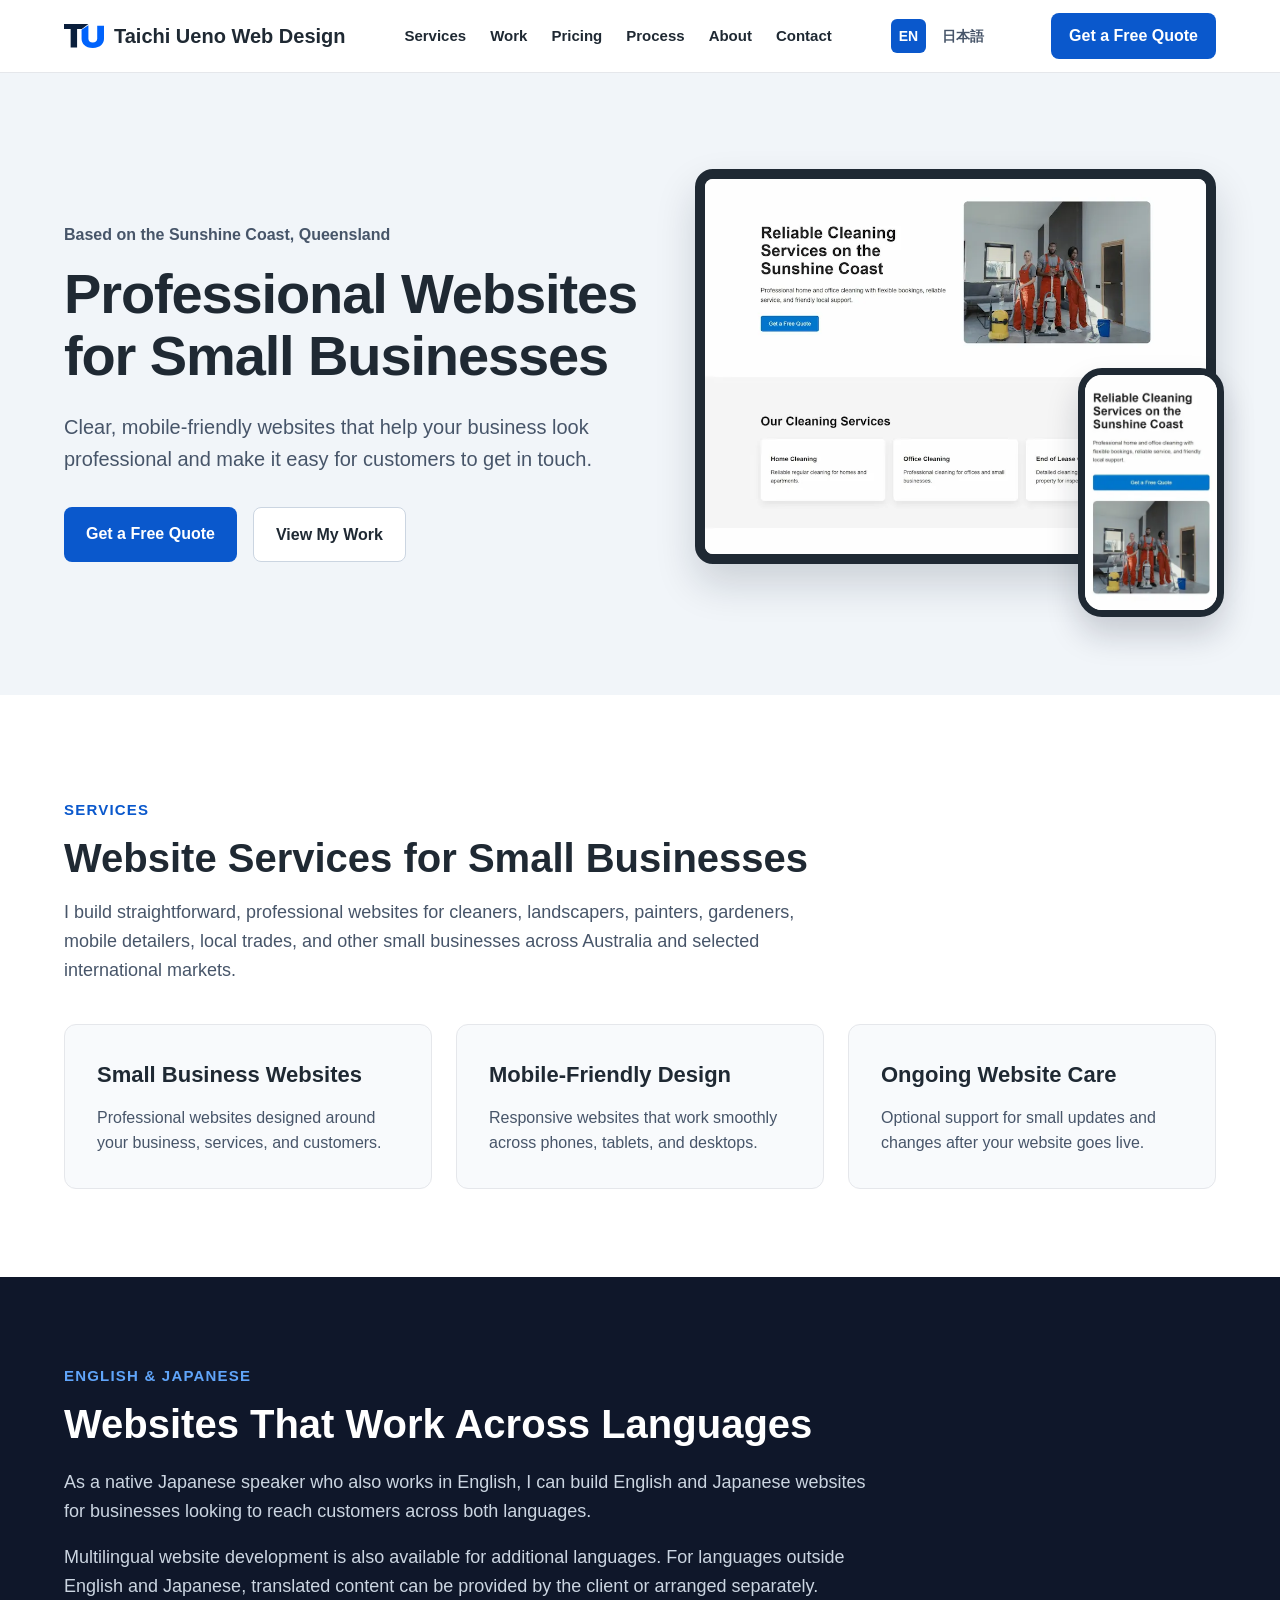
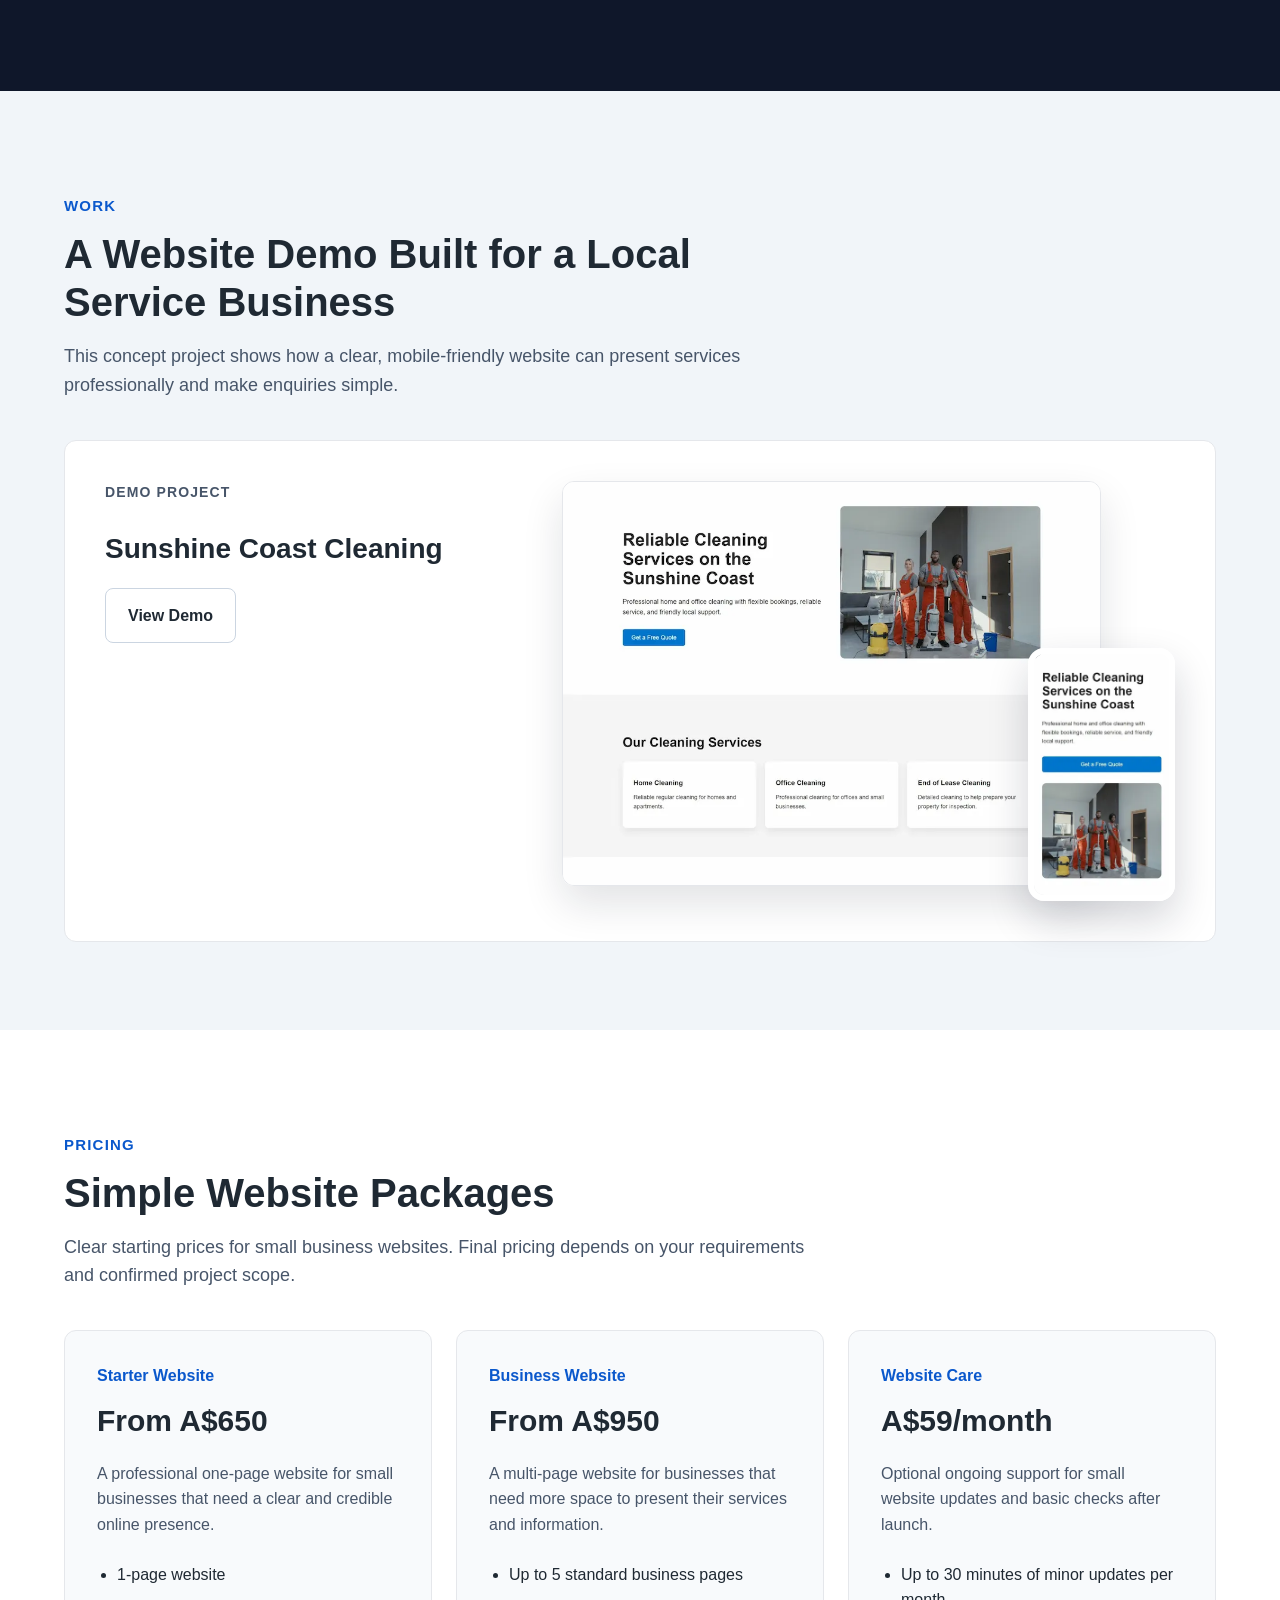
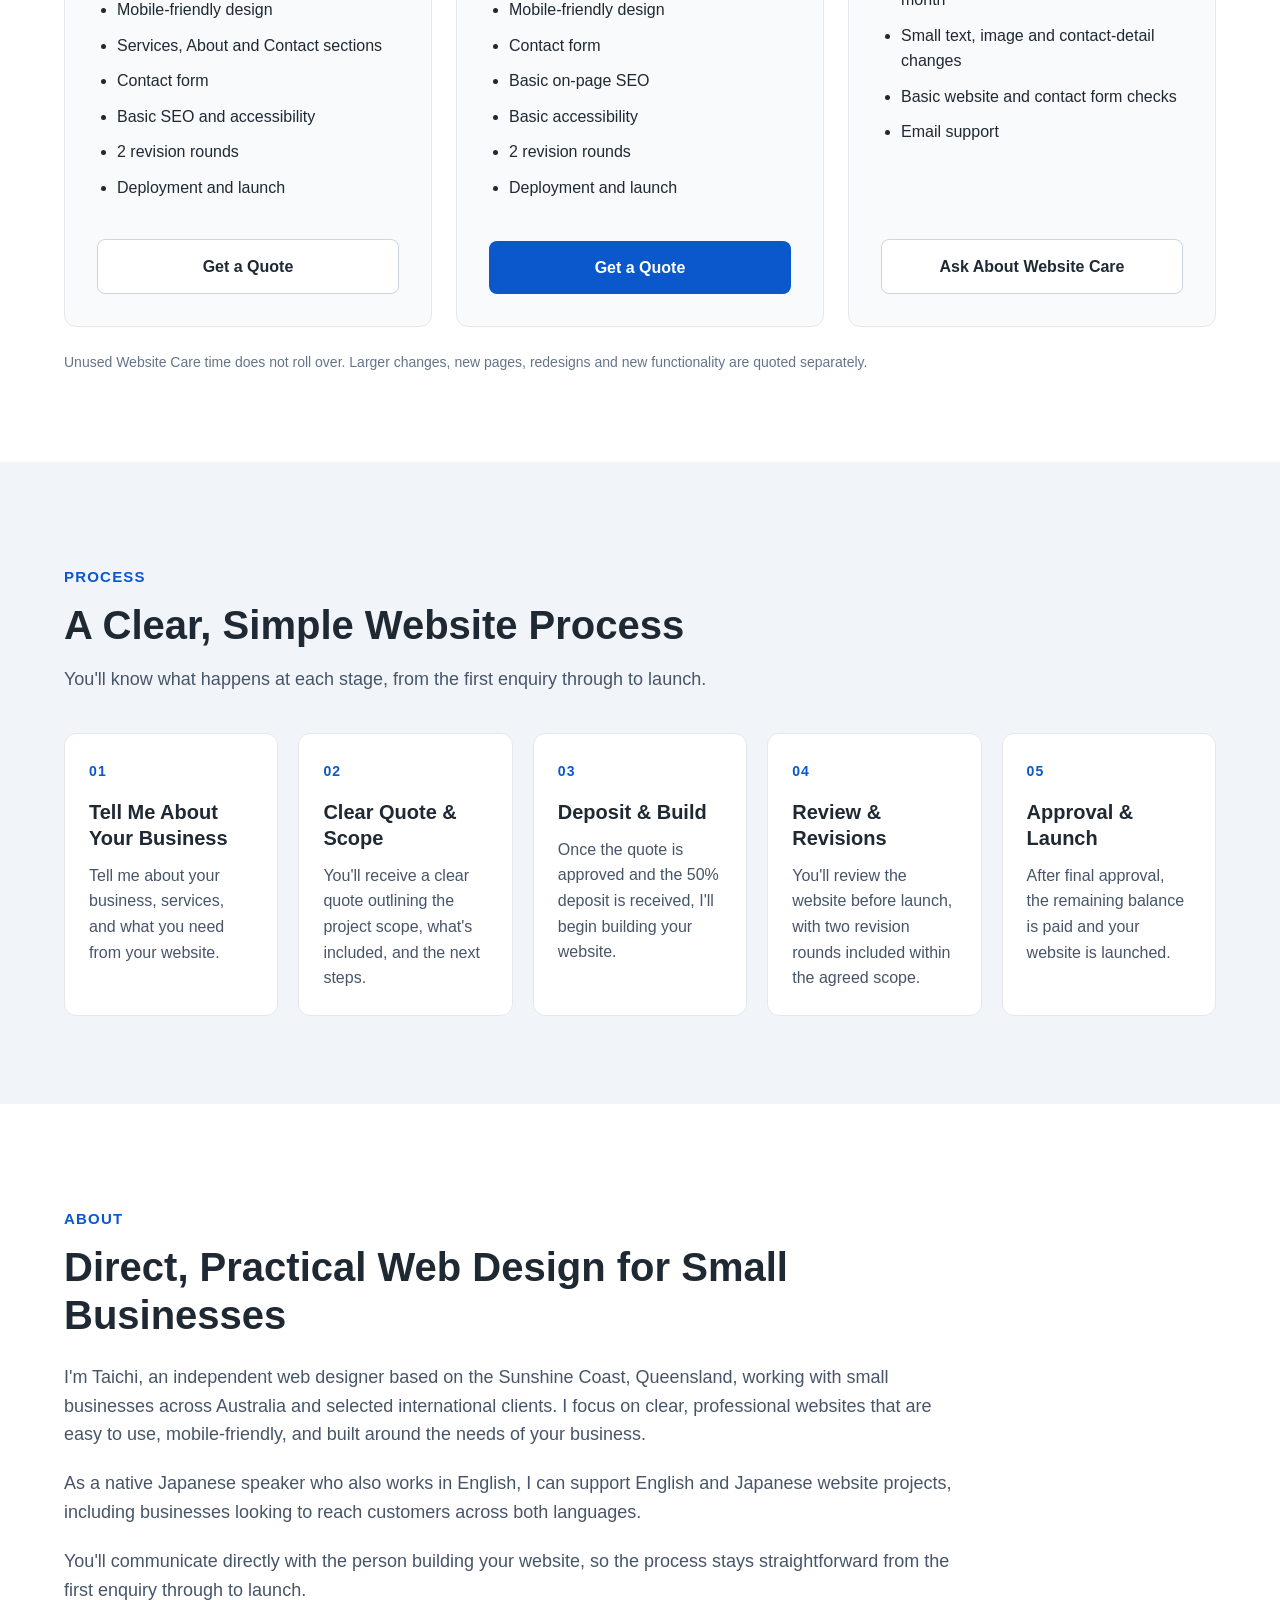
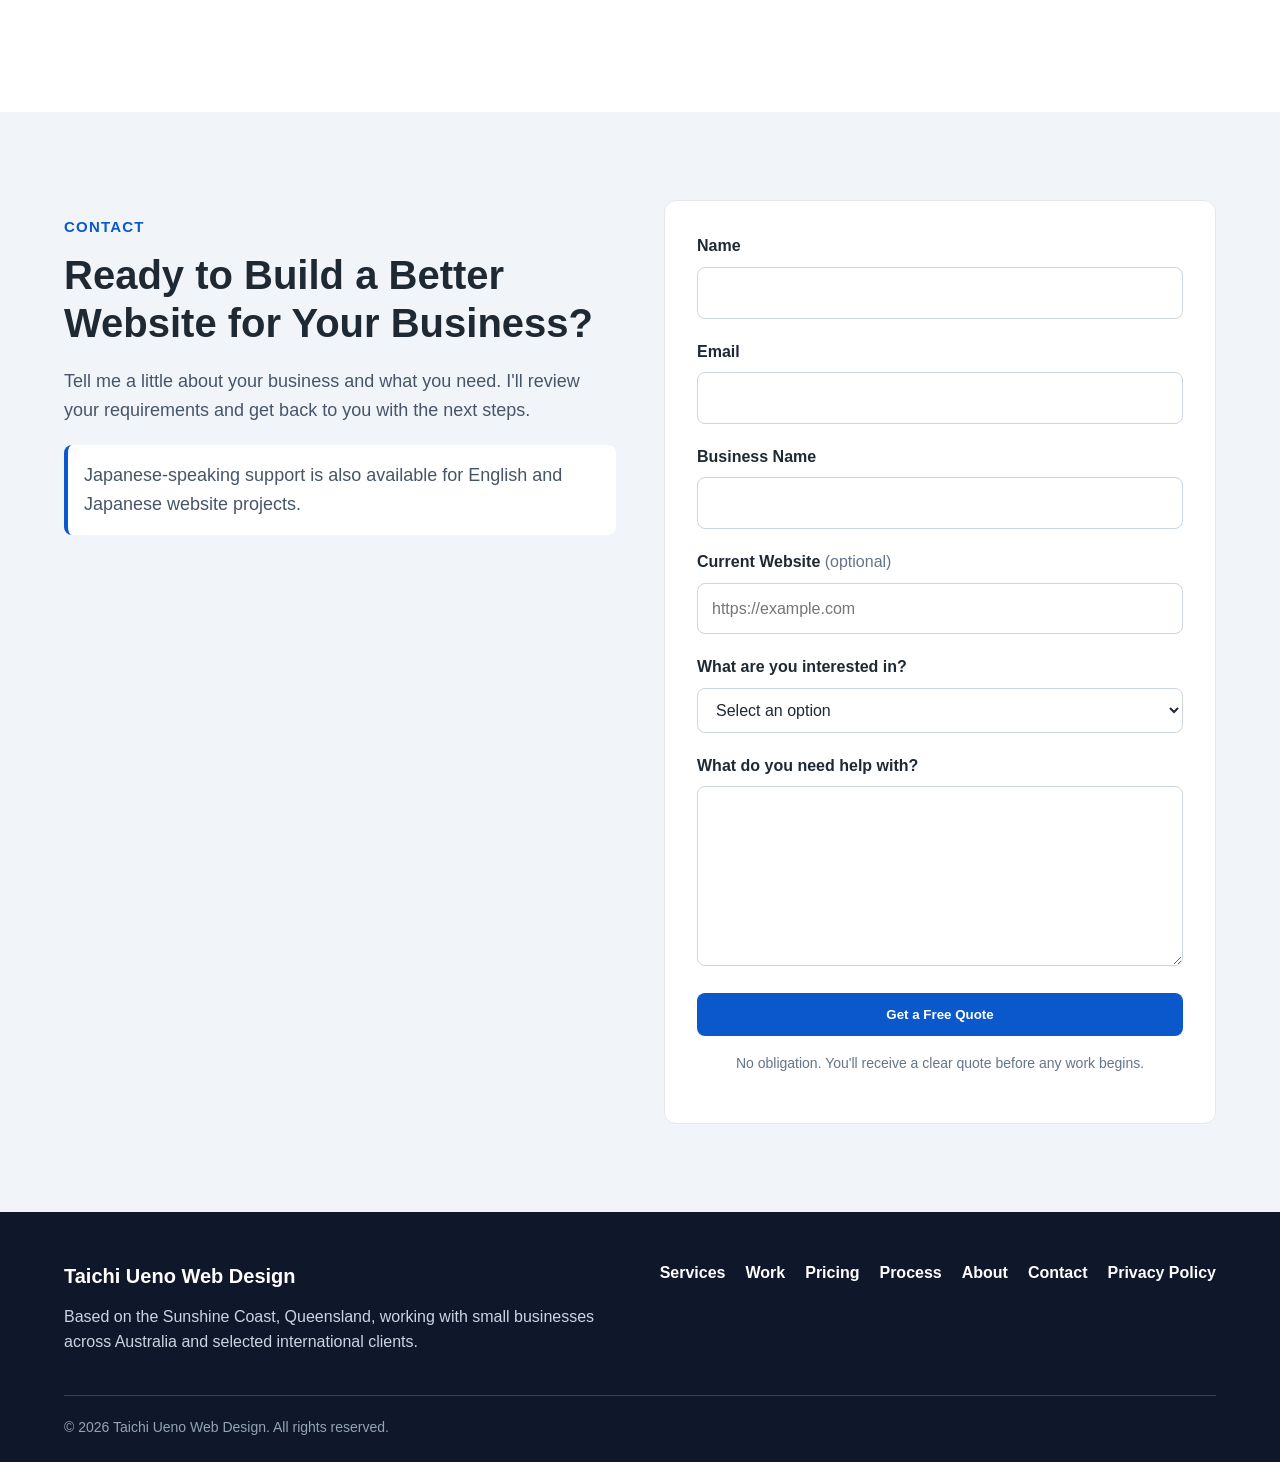
<file: index.html>
<!DOCTYPE html>
<html lang="en">

<head>
  <meta charset="UTF-8">
  <meta name="viewport" content="width=device-width, initial-scale=1.0">

  <meta name="description"
    content="Professional, mobile-friendly websites for small businesses. Based on the Sunshine Coast, Queensland, serving businesses across Australia and suitable international clients.">

  <title>Taichi Ueno Web Design | Websites for Small Businesses</title>

  <link rel="stylesheet" href="style.css">
</head>

<body id="top">
  <header class="site-header">
    <div class="container nav-container">
      <a class="site-logo" href="#top" aria-label="Taichi Ueno Web Design home">
        <img class="site-logo-mark" src="images/tu-brand-mark.svg" alt="">
        <span class="site-logo-text">Taichi Ueno Web Design</span>
      </a>

      <nav class="site-nav" aria-label="Main navigation">
        <a href="#services">Services</a>
        <a href="#work">Work</a>
        <a href="#pricing">Pricing</a>
        <a href="#process">Process</a>
        <a href="#about">About</a>
        <a href="#contact">Contact</a>
      </nav>

      <div class="language-switcher" aria-label="Language selector">
        <span class="language-current">EN</span>

        <a href="ja/index.html" lang="ja">
          日本語
        </a>
      </div>

      <a class="nav-cta" href="#contact">
        Get a Free Quote
      </a>
    </div>
  </header>

  <main>

    <section class="hero">
      <div class="container hero-layout">

        <div class="hero-content">
          <p class="hero-location">
            Based on the Sunshine Coast, Queensland
          </p>

          <h1>
            Professional Websites for Small Businesses
          </h1>

          <p class="hero-description">
            Clear, mobile-friendly websites that help your business look
            professional and make it easy for customers to get in touch.
          </p>

          <div class="hero-actions">
            <a class="cta-button primary-cta" href="#contact">
              Get a Free Quote
            </a>

            <a class="cta-button secondary-cta" href="#work">
              View My Work
            </a>
          </div>
        </div>

        <div class="hero-visual" aria-label="Responsive website design example">

          <div class="laptop-mockup">
            <img src="images/cleaning-business-desktop.webp"
              alt="Desktop view of a responsive small business website designed by Taichi Ueno" width="900"
              height="675">
          </div>

          <div class="mobile-mockup">
            <img src="images/cleaning-business-mobile.webp"
              alt="Mobile view of the same responsive small business website" width="300" height="534">
          </div>

        </div>

      </div>
    </section>

    <section class="services" id="services">
      <div class="container">
        <div class="section-heading">
          <p class="section-label">Services</p>

          <h2>
            Website Services for Small Businesses
          </h2>

          <p>
            I build straightforward, professional websites for cleaners,
            landscapers, painters, gardeners, mobile detailers, local trades,
            and other small businesses across Australia and selected international markets.
          </p>
          
        </div>

        <div class="services-grid">
          <article class="service-card">
            <h3>Small Business Websites</h3>

            <p>
              Professional websites designed around your business,
              services, and customers.
            </p>
          </article>

          <article class="service-card">
            <h3>Mobile-Friendly Design</h3>

            <p>
              Responsive websites that work smoothly across phones,
              tablets, and desktops.
            </p>
          </article>

          <article class="service-card">
            <h3>Ongoing Website Care</h3>

            <p>
              Optional support for small updates and changes after
              your website goes live.
            </p>
          </article>
        </div>
      </div>
    </section>

    <section class="multilingual">
      <div class="container">
        <div class="multilingual-content">
          <p class="section-label">English & Japanese</p>

          <h2>
            Websites That Work Across Languages
          </h2>

          <p>
            As a native Japanese speaker who also works in English, I can build
            English and Japanese websites for businesses looking to reach customers
            across both languages.
          </p>

          <p>
            Multilingual website development is also available for additional
            languages. For languages outside English and Japanese, translated
            content can be provided by the client or arranged separately.
          </p>
        </div>
      </div>
    </section>

    <section class="work" id="work">
      <div class="container">
        <div class="section-heading">
          <p class="section-label">Work</p>

          <h2>
            A Website Demo Built for a Local Service Business
          </h2>

          <p>
            This concept project shows how a clear, mobile-friendly website
            can present services professionally and make enquiries simple.
          </p>
        </div>

        <article class="work-card">
          <div class="work-content">
            <p class="work-tag">Demo Project</p>

            <h3>Sunshine Coast Cleaning</h3>

            <a class="cta-button secondary-cta" href="https://taichi-ueno.github.io/02-cleaning-business/?lang=en"
              target="_blank" rel="noopener noreferrer">
              View Demo
            </a>
          </div>

          <div class="work-preview">
            <img class="work-desktop" src="images/cleaning-business-desktop.webp"
              alt="Desktop preview of the Sunshine Coast Cleaning demo website">

            <img class="work-mobile" src="images/cleaning-business-mobile.webp"
              alt="Mobile preview of the Sunshine Coast Cleaning demo website">

          </div>
        </article>
      </div>
    </section>

    <section class="pricing" id="pricing">
      <div class="container">
        <div class="section-heading">
          <p class="section-label">Pricing</p>

          <h2>
            Simple Website Packages
          </h2>

          <p>
            Clear starting prices for small business websites.
            Final pricing depends on your requirements and confirmed project scope.
          </p>
        </div>

        <div class="pricing-grid">
          <article class="pricing-card">
            <p class="pricing-name">Starter Website</p>

            <h3>From A$650</h3>

            <p class="pricing-description">
              A professional one-page website for small businesses
              that need a clear and credible online presence.
            </p>

            <ul>
              <li>1-page website</li>
              <li>Mobile-friendly design</li>
              <li>Services, About and Contact sections</li>
              <li>Contact form</li>
              <li>Basic SEO and accessibility</li>
              <li>2 revision rounds</li>
              <li>Deployment and launch</li>
            </ul>

            <a class="cta-button secondary-cta" href="#contact">
              Get a Quote
            </a>
          </article>

          <article class="pricing-card">
            <p class="pricing-name">Business Website</p>

            <h3>From A$950</h3>

            <p class="pricing-description">
              A multi-page website for businesses that need more
              space to present their services and information.
            </p>

            <ul>
              <li>Up to 5 standard business pages</li>
              <li>Mobile-friendly design</li>
              <li>Contact form</li>
              <li>Basic on-page SEO</li>
              <li>Basic accessibility</li>
              <li>2 revision rounds</li>
              <li>Deployment and launch</li>
            </ul>

            <a class="cta-button primary-cta" href="#contact">
              Get a Quote
            </a>
          </article>

          <article class="pricing-card">
            <p class="pricing-name">Website Care</p>

            <h3>A$59/month</h3>

            <p class="pricing-description">
              Optional ongoing support for small website updates
              and basic checks after launch.
            </p>

            <ul>
              <li>Up to 30 minutes of minor updates per month</li>
              <li>Small text, image and contact-detail changes</li>
              <li>Basic website and contact form checks</li>
              <li>Email support</li>
            </ul>

            <a class="cta-button secondary-cta" href="#contact">
              Ask About Website Care
            </a>
          </article>
        </div>

        <p class="pricing-note">
          Unused Website Care time does not roll over.
          Larger changes, new pages, redesigns and new functionality are quoted separately.
        </p>
      </div>
    </section>

    <section class="process" id="process">
      <div class="container">
        <div class="section-heading">
          <p class="section-label">Process</p>

          <h2>
            A Clear, Simple Website Process
          </h2>

          <p>
            You'll know what happens at each stage, from the first enquiry
            through to launch.
          </p>
        </div>

        <div class="process-grid">
          <article class="process-step">
            <span class="process-number">01</span>

            <h3>Tell Me About Your Business</h3>

            <p>
              Tell me about your business, services, and what you need
              from your website.
            </p>
          </article>

          <article class="process-step">
            <span class="process-number">02</span>

            <h3>Clear Quote & Scope</h3>

            <p>
              You'll receive a clear quote outlining the project scope,
              what's included, and the next steps.
            </p>
          </article>

          <article class="process-step">
            <span class="process-number">03</span>

            <h3>Deposit & Build</h3>

            <p>
              Once the quote is approved and the 50% deposit is received,
              I'll begin building your website.
            </p>
          </article>

          <article class="process-step">
            <span class="process-number">04</span>

            <h3>Review & Revisions</h3>

            <p>
              You'll review the website before launch, with two revision
              rounds included within the agreed scope.
            </p>
          </article>

          <article class="process-step">
            <span class="process-number">05</span>

            <h3>Approval & Launch</h3>

            <p>
              After final approval, the remaining balance is paid and
              your website is launched.
            </p>
          </article>
        </div>
      </div>
    </section>

    <section class="about" id="about">
      <div class="container">
        <div class="about-content">
          <p class="section-label">About</p>

          <h2>
            Direct, Practical Web Design for Small Businesses
          </h2>

          <p>
            I'm Taichi, an independent web designer based on the Sunshine Coast, Queensland, working with small
            businesses across Australia and selected international clients. I focus on clear, professional websites that
            are easy to use, mobile-friendly, and built around the needs of your business.
          </p>

          <p>
            As a native Japanese speaker who also works in English, I can support English and Japanese website projects,
            including businesses looking to reach customers across both languages.
          </p>

          <p>
            You'll communicate directly with the person building your website, so the process stays straightforward from
            the first enquiry through to launch.
          </p>
        </div>
      </div>
    </section>

    <section class="contact" id="contact">
      <div class="container">
        <div class="contact-layout">
          <div class="contact-intro">
            <p class="section-label">Contact</p>

            <h2>
              Ready to Build a Better Website for Your Business?
            </h2>

            <p>
              Tell me a little about your business and what you need.
              I'll review your requirements and get back to you with the next steps.
            </p>

            <p class="contact-note">
              Japanese-speaking support is also available for English and Japanese
              website projects.
            </p>
          </div>

          <form class="contact-form" id="contact-form" action="https://formspree.io/f/mdeodkyo" method="POST">
            <div class="form-group">
              <label for="name">Name</label>

              <input type="text" id="name" name="name" autocomplete="name" required>
            </div>

            <div class="form-group">
              <label for="email">Email</label>

              <input type="email" id="email" name="email" autocomplete="email" required>
            </div>

            <div class="form-group">
              <label for="business-name">Business Name</label>

              <input type="text" id="business-name" name="business_name" autocomplete="organization" required>
            </div>

            <div class="form-group">
              <label for="website">Current Website <span>(optional)</span></label>

              <input type="url" id="website" name="current_website" placeholder="https://example.com">
            </div>

            <div class="form-group">
              <label for="service">What are you interested in?</label>

              <select id="service" name="service" required>
                <option value="">Select an option</option>
                <option value="Starter Website">Starter Website</option>
                <option value="Business Website">Business Website</option>
                <option value="Website Care">Website Care</option>
                <option value="Not sure yet">Not sure yet</option>
              </select>
            </div>

            <div class="form-group">
              <label for="message">What do you need help with?</label>

              <textarea id="message" name="message" rows="6" required></textarea>
            </div>


            <button class="cta-button primary-cta form-submit" type="submit">
              Get a Free Quote
            </button>

            <p class="form-note">
              No obligation. You'll receive a clear quote before any work begins.

            </p>

            <p class="form-status" id="form-status" aria-live="polite"></p>
          </form>
        </div>
      </div>
    </section>
  </main>

  <footer class="site-footer">
    <div class="container footer-container">
      <div class="footer-brand">
        <a class="footer-logo" href="#top">
          Taichi Ueno Web Design
        </a>

        <p>
          Based on the Sunshine Coast, Queensland, working with small businesses
          across Australia and selected international clients.
        </p>
      </div>

      <div class="footer-links">
        <a href="#services">Services</a>
        <a href="#work">Work</a>
        <a href="#pricing">Pricing</a>
        <a href="#process">Process</a>
        <a href="#about">About</a>
        <a href="#contact">Contact</a>
        <a href="privacy.html">Privacy Policy</a>
      </div>

      <p class="footer-copyright">
        © 2026 Taichi Ueno Web Design. All rights reserved.
      </p>
    </div>
  </footer>

  <script>
    const form = document.getElementById("contact-form");
    const formStatus = document.getElementById("form-status");

    form.addEventListener("submit", async function (event) {
      event.preventDefault();

      const formData = new FormData(form);
      const submitButton = form.querySelector('button[type="submit"]');

      submitButton.disabled = true;
      submitButton.textContent = "Sending...";
      formStatus.textContent = "";

      try {
        const response = await fetch(form.action, {
          method: form.method,
          body: formData,
          headers: {
            Accept: "application/json"
          }
        });

        if (response.ok) {
          window.location.href = "thanks.html";
          return;
        }

        formStatus.textContent =
          "Something went wrong. Please check your details and try again.";
      } catch (error) {
        formStatus.textContent =
          "Unable to send your enquiry. Please try again.";
      }

      submitButton.disabled = false;
      submitButton.textContent = "Get a Free Quote";
    });
  </script>

</body>

</html>
</file>
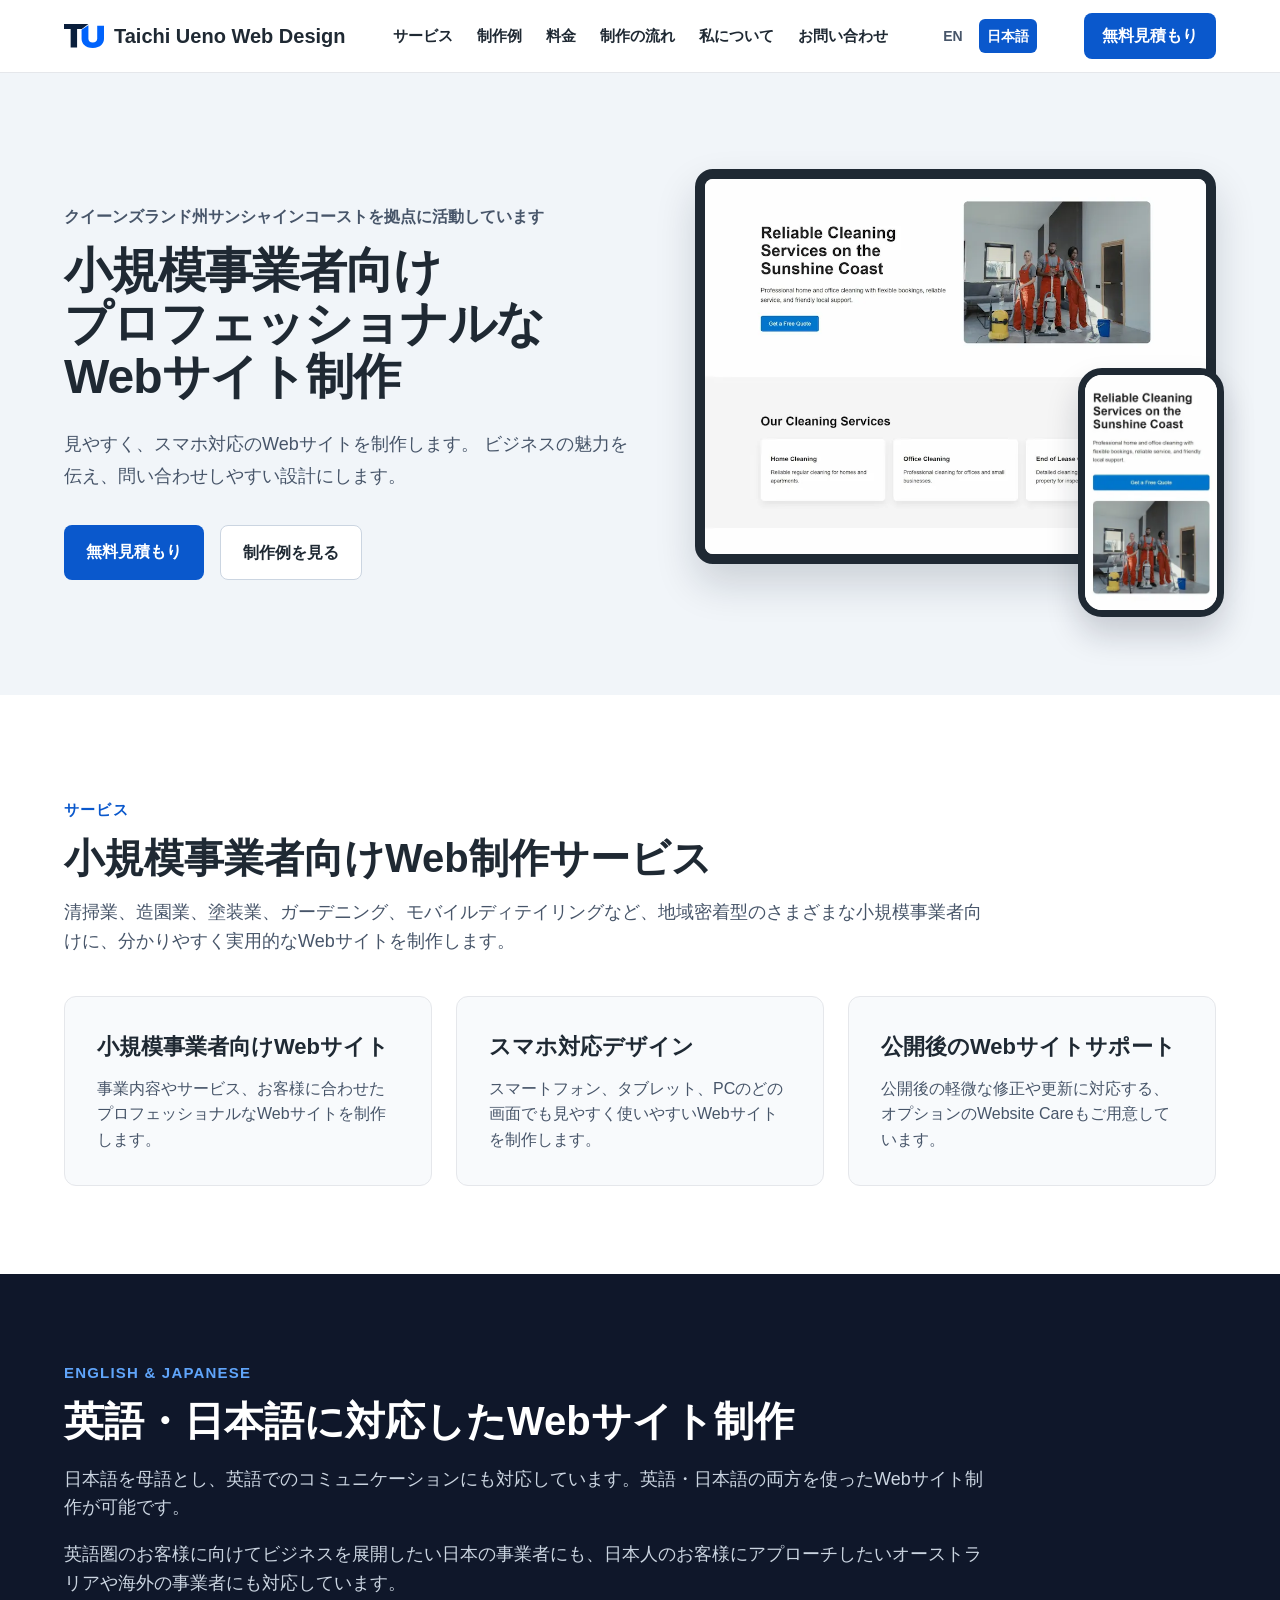
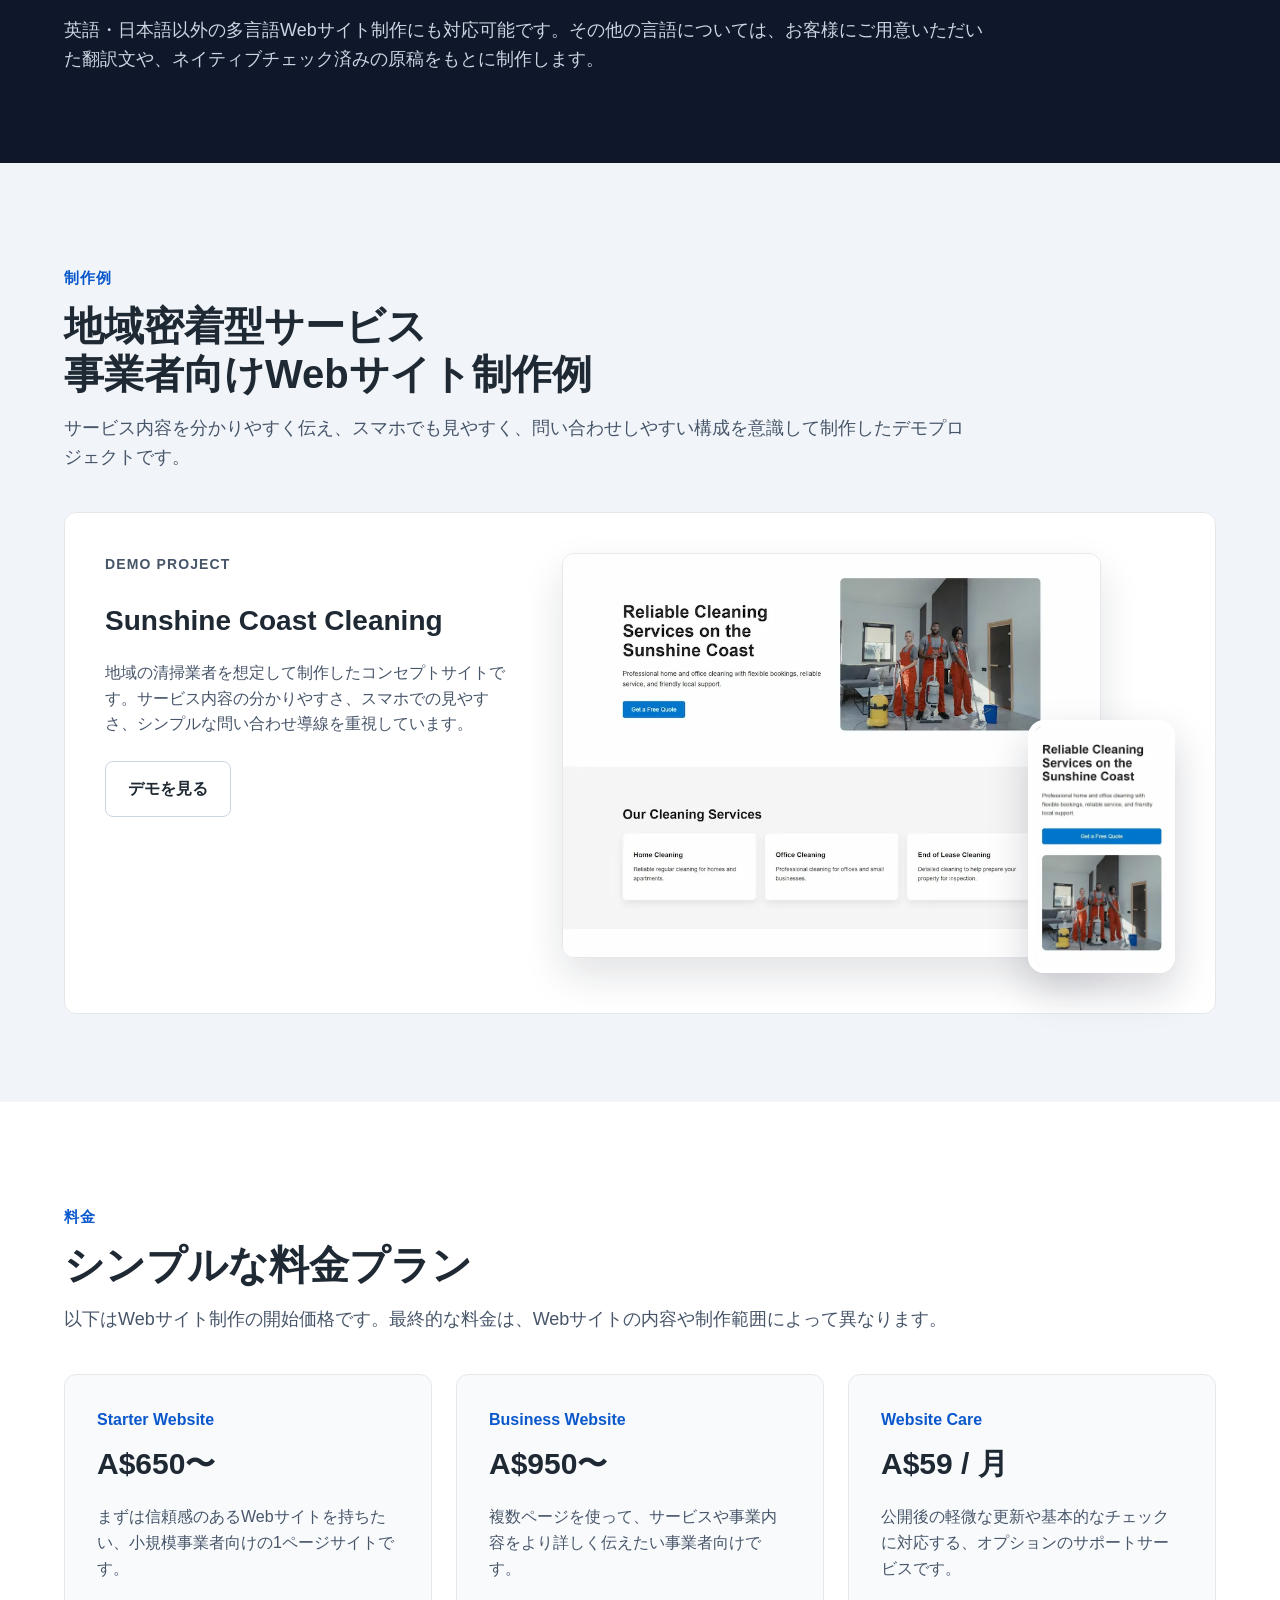
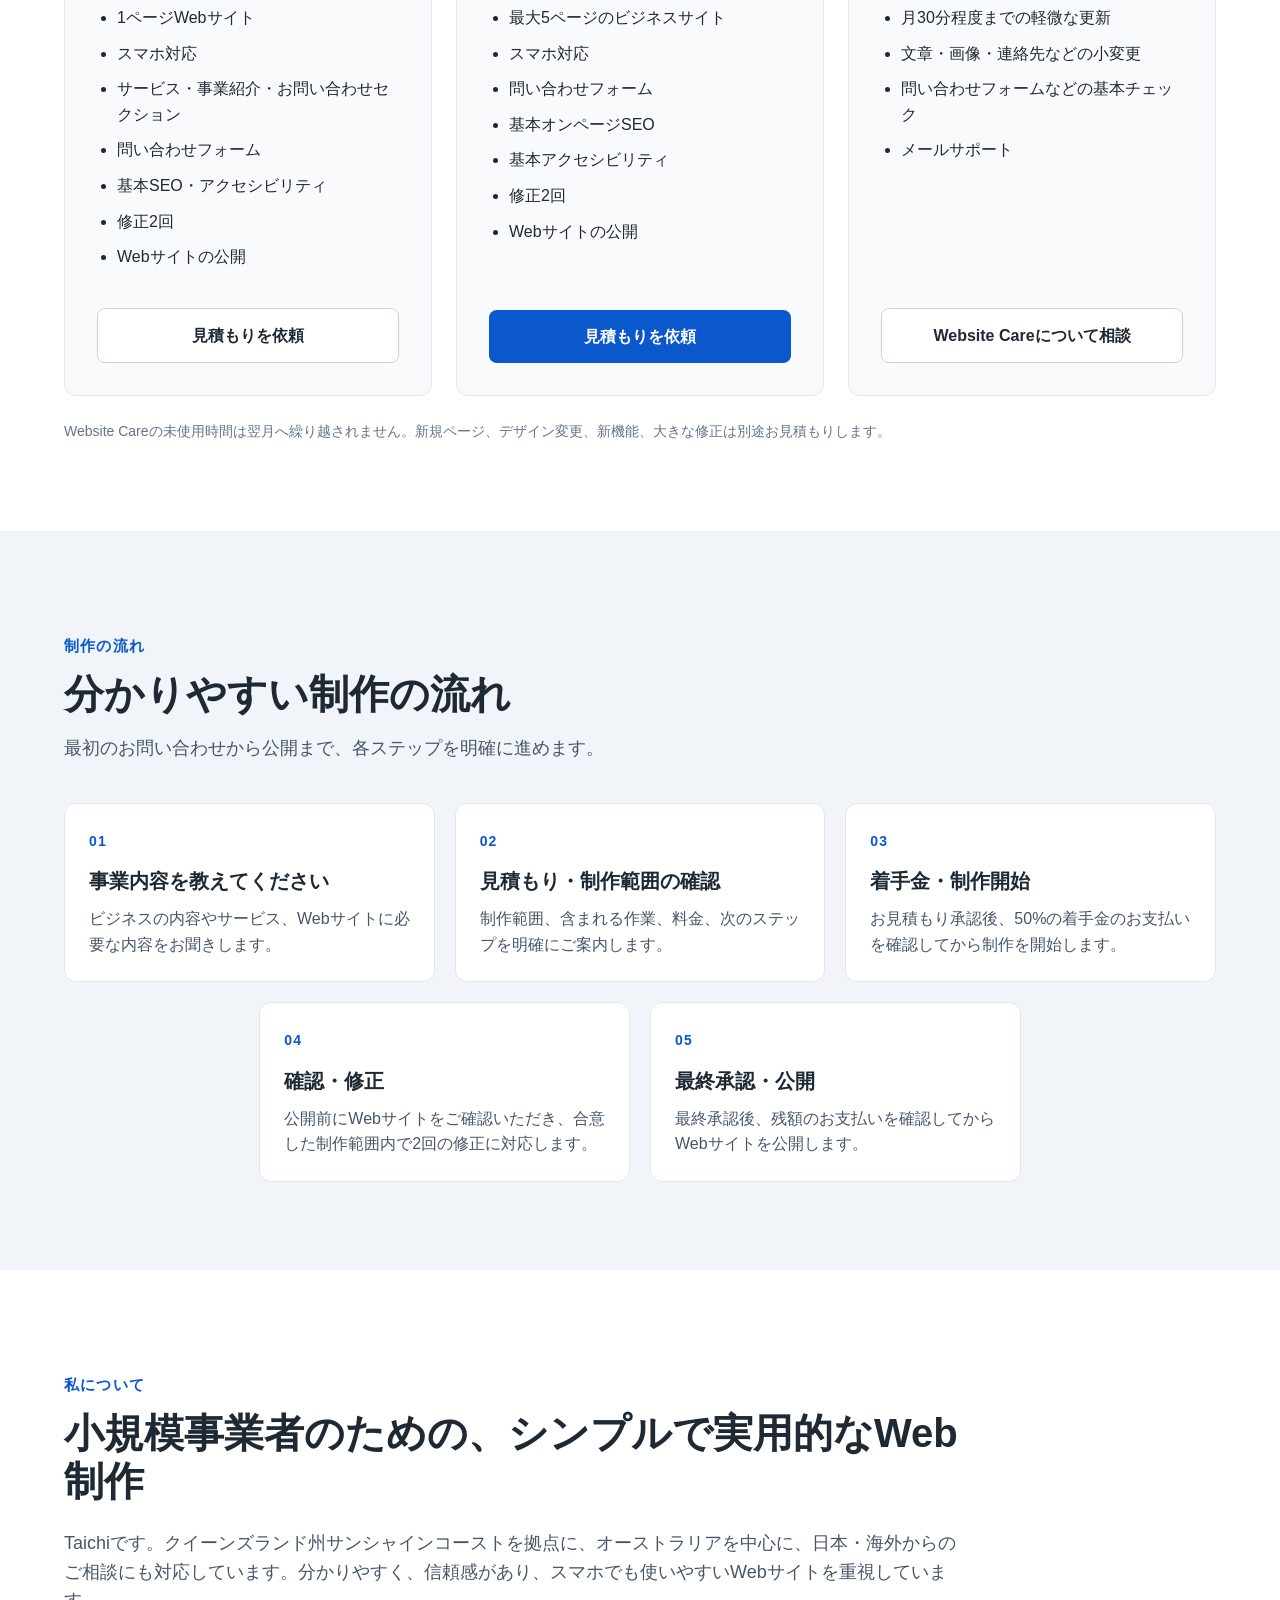
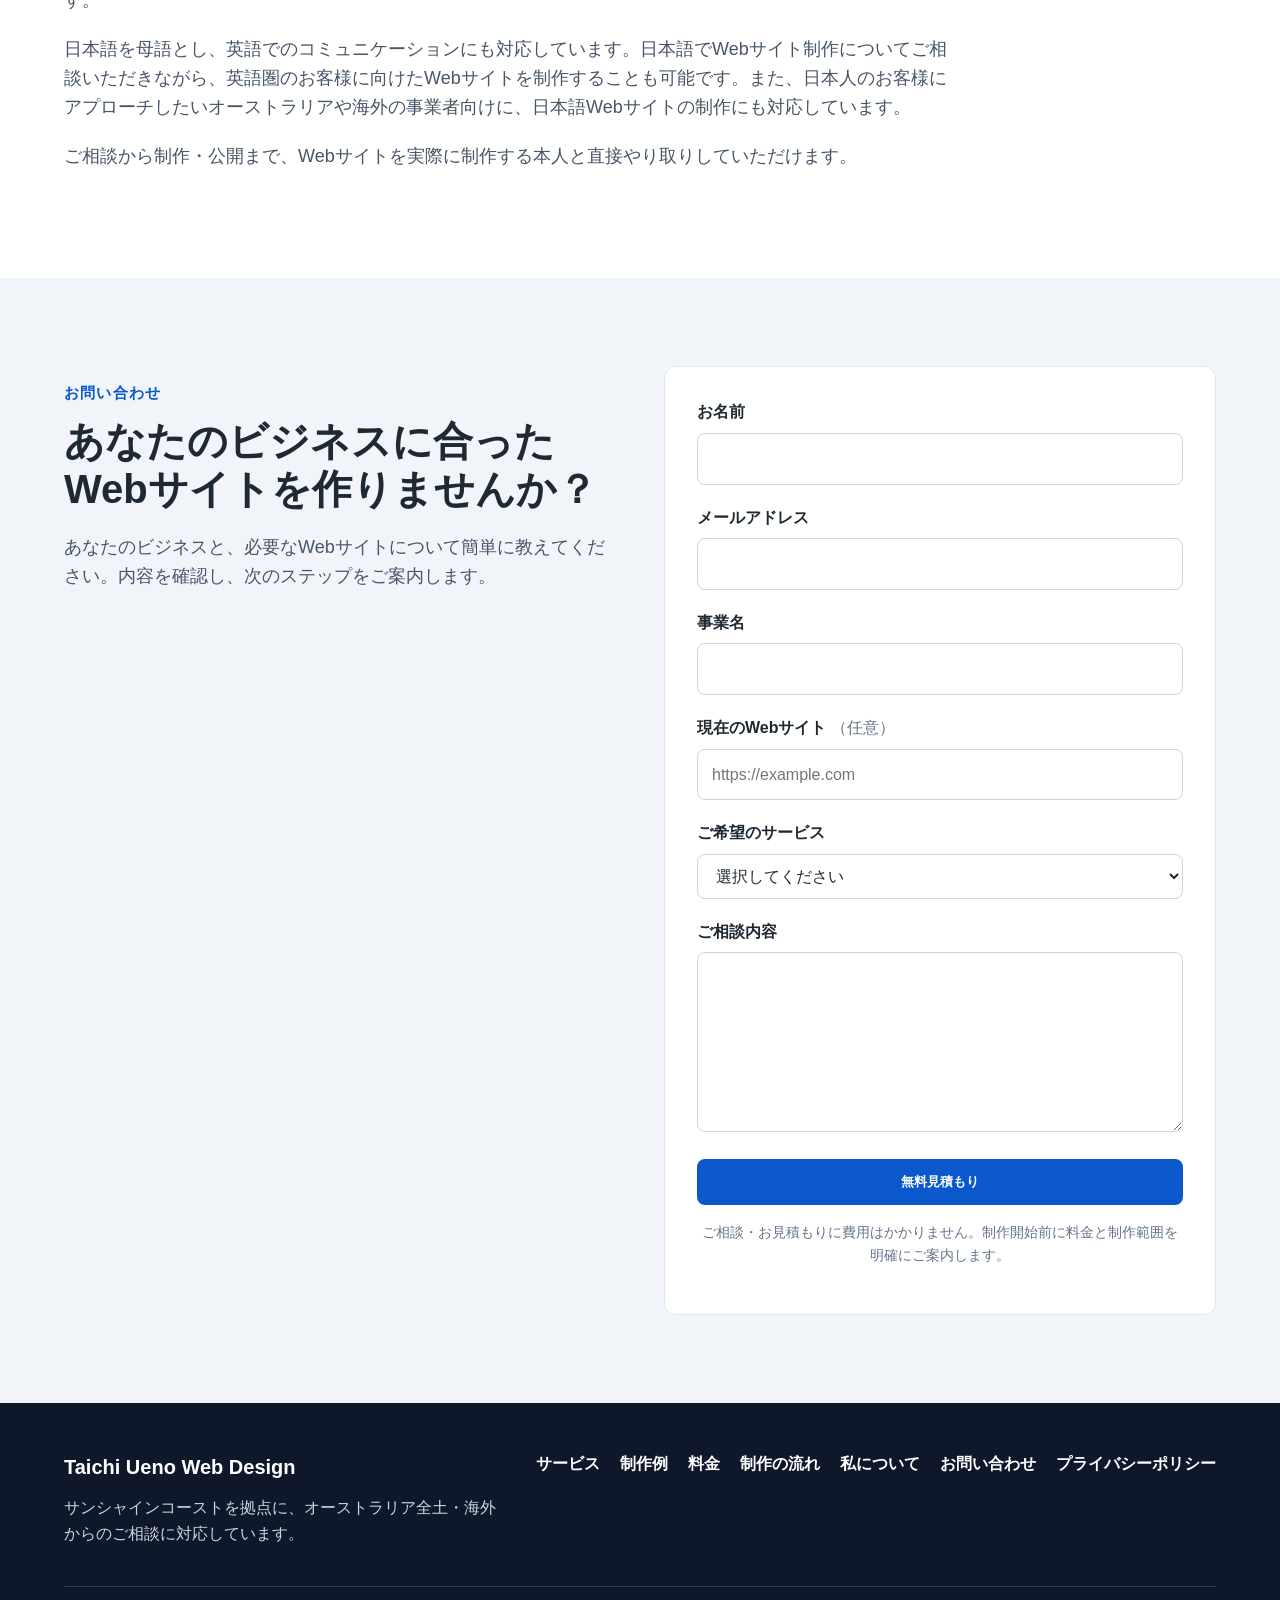
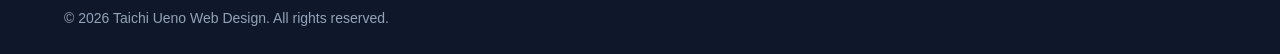
<file: ja/index.html>
<!DOCTYPE html>
<html lang="ja">

<head>
  <meta charset="UTF-8">
  <meta name="viewport" content="width=device-width, initial-scale=1.0">

  <meta name="description"
    content="小規模事業者向けのプロフェッショナルなWebサイト制作。クイーンズランド州サンシャインコーストを拠点に、オーストラリアを中心に日本・海外からのご相談にも対応しています。">

  <title>Taichi Ueno Web Design | 小規模事業者向けWebサイト制作</title>

  <link rel="canonical" href="https://taichiueno.com.au/ja/">

  <link rel="alternate" hreflang="en-AU" href="https://taichiueno.com.au/">

  <link rel="alternate" hreflang="ja" href="https://taichiueno.com.au/ja/">

  <link rel="alternate" hreflang="x-default" href="https://taichiueno.com.au/">

  <link rel="stylesheet" href="../style.css">
</head>

<body id="top">
  <header class="site-header">
    <div class="container nav-container">
      <a class="site-logo" href="#top" aria-label="Taichi Ueno Web Design ホーム">
        <img class="site-logo-mark" src="../images/tu-brand-mark.svg" alt="">
        <span class="site-logo-text">Taichi Ueno Web Design</span>
      </a>

      <nav class="site-nav" aria-label="メインナビゲーション">
        <a href="#services">サービス</a>
        <a href="#work">制作例</a>
        <a href="#pricing">料金</a>
        <a href="#process">制作の流れ</a>
        <a href="#about">私について</a>
        <a href="#contact">お問い合わせ</a>
      </nav>

      <div class="language-switcher" aria-label="言語選択">
        <a href="../index.html" lang="en">EN</a>
        <span class="language-current">日本語</span>
      </div>

      <a class="nav-cta" href="#contact">
        無料見積もり
      </a>
    </div>
  </header>

  <main>
    <section class="hero">
      <div class="container hero-layout">

        <div class="hero-content">
          <p class="hero-location">
            クイーンズランド州サンシャインコーストを拠点に活動しています
          </p>

          <h1>
            <span class="desktop-hero-title">
              小規模事業者向け<br>
              プロフェッショナルな<br>
              Webサイト制作
            </span>

            <span class="mobile-hero-title">
              小規模事業者向け<br>
              プロフェッショナルな<br>
              Webサイト制作
            </span>
          </h1>

          <p class="hero-description">
            見やすく、スマホ対応のWebサイトを制作します。
            ビジネスの魅力を伝え、問い合わせしやすい設計にします。
          </p>

          <div class="hero-actions">
            <a class="cta-button primary-cta" href="#contact">
              無料見積もり
            </a>

            <a class="cta-button secondary-cta" href="#work">
              制作例を見る
            </a>
          </div>
        </div>

        <div class="hero-visual" aria-label="レスポンシブWebサイトの制作例">

          <div class="laptop-mockup">
            <img src="../images/cleaning-business-desktop.webp" alt="Taichi Uenoが制作した小規模事業者向けWebサイトのデスクトップ表示"
              width="900" height="675">
          </div>

          <div class="mobile-mockup">
            <img src="../images/cleaning-business-mobile.webp" alt="同じWebサイトのスマートフォン表示" width="300" height="534">
          </div>

        </div>

      </div>
    </section>

    <section class="services" id="services">
      <div class="container">
        <div class="section-heading">
          <p class="section-label">サービス</p>

          <h2>
            <span class="desktop-services-title">
              小規模事業者向けWeb制作サービス
            </span>

            <span class="mobile-services-title">
              小規模事業者向け<br>
              Web制作サービス
            </span>
          </h2>

          <p>
            清掃業、造園業、塗装業、ガーデニング、モバイルディテイリングなど、地域密着型のさまざまな小規模事業者向けに、分かりやすく実用的なWebサイトを制作します。
          </p>
        </div>

        <div class="services-grid">
          <article class="service-card">
            <h3>小規模事業者向けWebサイト</h3>

            <p>
              事業内容やサービス、お客様に合わせたプロフェッショナルなWebサイトを制作します。
            </p>
          </article>

          <article class="service-card">
            <h3>スマホ対応デザイン</h3>

            <p>
              スマートフォン、タブレット、PCのどの画面でも見やすく使いやすいWebサイトを制作します。
            </p>
          </article>

          <article class="service-card">
            <h3>公開後のWebサイトサポート</h3>

            <p>
              公開後の軽微な修正や更新に対応する、オプションのWebsite Careもご用意しています。
            </p>
          </article>
        </div>
      </div>
    </section>

    <section class="multilingual">
      <div class="container">
        <div class="multilingual-content">
          <p class="section-label">English & Japanese</p>

          <h2>英語・日本語に対応したWebサイト制作</h2>

          <p>
            日本語を母語とし、英語でのコミュニケーションにも対応しています。英語・日本語の両方を使ったWebサイト制作が可能です。
          </p>

          <p>
            英語圏のお客様に向けてビジネスを展開したい日本の事業者にも、日本人のお客様にアプローチしたいオーストラリアや海外の事業者にも対応しています。
          </p>

          <p>
            英語・日本語以外の多言語Webサイト制作にも対応可能です。その他の言語については、お客様にご用意いただいた翻訳文や、ネイティブチェック済みの原稿をもとに制作します。
          </p>
        </div>
      </div>
    </section>

    <section class="work" id="work">
      <div class="container">
        <div class="section-heading">
          <p class="section-label">制作例</p>

          <h2>
            <span class="desktop-work-title">
              地域密着型サービス<br>
              事業者向けWebサイト制作例
            </span>

            <span class="mobile-work-title">
              地域密着型サービス<br>
              事業者向けWebサイト<br>
              制作例
            </span>
          </h2>

          <p>
            サービス内容を分かりやすく伝え、スマホでも見やすく、問い合わせしやすい構成を意識して制作したデモプロジェクトです。
          </p>
        </div>

        <article class="work-card">
          <div class="work-content">
            <p class="work-tag">Demo Project</p>

            <h3>Sunshine Coast Cleaning</h3>

            <p>
              地域の清掃業者を想定して制作したコンセプトサイトです。サービス内容の分かりやすさ、スマホでの見やすさ、シンプルな問い合わせ導線を重視しています。
            </p>

            <a class="cta-button secondary-cta" href="https://taichi-ueno.github.io/02-cleaning-business/?lang=ja"
              target="_blank" rel="noopener noreferrer">
              デモを見る
            </a>
          </div>

          <div class="work-preview">
            <img class="work-desktop" src="../images/cleaning-business-desktop.webp"
              alt="Sunshine Coast CleaningデモサイトのPC表示">

            <img class="work-mobile" src="../images/cleaning-business-mobile.webp"
              alt="Sunshine Coast Cleaningデモサイトのスマホ表示">
          </div>
        </article>
      </div>
    </section>

    <section class="pricing" id="pricing">
      <div class="container">
        <div class="section-heading">
          <p class="section-label">料金</p>

          <h2>シンプルな料金プラン</h2>

          <p>
            以下はWebサイト制作の開始価格です。最終的な料金は、Webサイトの内容や制作範囲によって異なります。
          </p>
        </div>

        <div class="pricing-grid">
          <article class="pricing-card">
            <p class="pricing-name">Starter Website</p>

            <h3>A$650〜</h3>

            <p class="pricing-description">
              まずは信頼感のあるWebサイトを持ちたい、小規模事業者向けの1ページサイトです。
            </p>

            <ul>
              <li>1ページWebサイト</li>
              <li>スマホ対応</li>
              <li>サービス・事業紹介・お問い合わせセクション</li>
              <li>問い合わせフォーム</li>
              <li>基本SEO・アクセシビリティ</li>
              <li>修正2回</li>
              <li>Webサイトの公開</li>
            </ul>

            <a class="cta-button secondary-cta" href="#contact">
              見積もりを依頼
            </a>
          </article>

          <article class="pricing-card">
            <p class="pricing-name">Business Website</p>

            <h3>A$950〜</h3>

            <p class="pricing-description">
              複数ページを使って、サービスや事業内容をより詳しく伝えたい事業者向けです。
            </p>

            <ul>
              <li>最大5ページのビジネスサイト</li>
              <li>スマホ対応</li>
              <li>問い合わせフォーム</li>
              <li>基本オンページSEO</li>
              <li>基本アクセシビリティ</li>
              <li>修正2回</li>
              <li>Webサイトの公開</li>
            </ul>

            <a class="cta-button primary-cta" href="#contact">
              見積もりを依頼
            </a>
          </article>

          <article class="pricing-card">
            <p class="pricing-name">Website Care</p>

            <h3>A$59 / 月</h3>

            <p class="pricing-description">
              公開後の軽微な更新や基本的なチェックに対応する、オプションのサポートサービスです。
            </p>

            <ul>
              <li>月30分程度までの軽微な更新</li>
              <li>文章・画像・連絡先などの小変更</li>
              <li>問い合わせフォームなどの基本チェック</li>
              <li>メールサポート</li>
            </ul>

            <a class="cta-button secondary-cta" href="#contact">
              Website Careについて相談
            </a>
          </article>
        </div>

        <p class="pricing-note">
          Website Careの未使用時間は翌月へ繰り越されません。新規ページ、デザイン変更、新機能、大きな修正は別途お見積もりします。
        </p>
      </div>
    </section>

    <section class="process" id="process">
      <div class="container">
        <div class="section-heading">
          <p class="section-label">制作の流れ</p>

          <h2>分かりやすい制作の流れ</h2>

          <p>
            最初のお問い合わせから公開まで、各ステップを明確に進めます。
          </p>
        </div>

        <div class="process-grid">
          <article class="process-step">
            <span class="process-number">01</span>

            <h3>事業内容を教えてください</h3>

            <p>
              ビジネスの内容やサービス、Webサイトに必要な内容をお聞きします。
            </p>
          </article>

          <article class="process-step">
            <span class="process-number">02</span>

            <h3>見積もり・制作範囲の確認</h3>

            <p>
              制作範囲、含まれる作業、料金、次のステップを明確にご案内します。
            </p>
          </article>

          <article class="process-step">
            <span class="process-number">03</span>

            <h3>着手金・制作開始</h3>

            <p>
              お見積もり承認後、50%の着手金のお支払いを確認してから制作を開始します。
            </p>
          </article>

          <article class="process-step">
            <span class="process-number">04</span>

            <h3>確認・修正</h3>

            <p>
              公開前にWebサイトをご確認いただき、合意した制作範囲内で2回の修正に対応します。
            </p>
          </article>

          <article class="process-step">
            <span class="process-number">05</span>

            <h3>最終承認・公開</h3>

            <p>
              最終承認後、残額のお支払いを確認してからWebサイトを公開します。
            </p>
          </article>
        </div>
      </div>
    </section>

    <section class="about" id="about">
      <div class="container">
        <div class="about-content">
          <p class="section-label">私について</p>

          <h2>
            <span class="desktop-about-title">
              小規模事業者のための、シンプルで実用的なWeb制作
            </span>

            <span class="mobile-about-title">
              小規模事業者向け<br>
              シンプルで実用的な<br>
              Web制作
            </span>
          </h2>

          <p>
            Taichiです。クイーンズランド州サンシャインコーストを拠点に、オーストラリアを中心に、日本・海外からのご相談にも対応しています。分かりやすく、信頼感があり、スマホでも使いやすいWebサイトを重視しています。
          </p>
          
          <p>
            日本語を母語とし、英語でのコミュニケーションにも対応しています。日本語でWebサイト制作についてご相談いただきながら、英語圏のお客様に向けたWebサイトを制作することも可能です。また、日本人のお客様にアプローチしたいオーストラリアや海外の事業者向けに、日本語Webサイトの制作にも対応しています。
          </p>

          <p>
            ご相談から制作・公開まで、Webサイトを実際に制作する本人と直接やり取りしていただけます。
          </p>
        </div>
      </div>
    </section>

    <section class="contact" id="contact">
      <div class="container">
        <div class="contact-layout">
          <div class="contact-intro">
            <p class="section-label">お問い合わせ</p>

            <h2>
              <span class="desktop-contact-title">
                あなたのビジネスに合ったWebサイトを作りませんか？
              </span>

              <span class="mobile-contact-title">
                あなたのビジネスに<br>
                合ったWebサイトを<br>
                作りませんか？
              </span>
            </h2>
            <p>
              あなたのビジネスと、必要なWebサイトについて簡単に教えてください。内容を確認し、次のステップをご案内します。
            </p>
          </div>

          <form class="contact-form" id="contact-form" action="https://formspree.io/f/xvkgozyn" method="POST">

            <div class="form-group">
              <label for="name">お名前</label>

              <input type="text" id="name" name="name" autocomplete="name" required>
            </div>

            <div class="form-group">
              <label for="email">メールアドレス</label>

              <input type="email" id="email" name="email" autocomplete="email" required>
            </div>

            <div class="form-group">
              <label for="business-name">事業名</label>

              <input type="text" id="business-name" name="business_name" autocomplete="organization" required>
            </div>

            <div class="form-group">
              <label for="website">
                現在のWebサイト <span>（任意）</span>
              </label>

              <input type="url" id="website" name="current_website" placeholder="https://example.com">
            </div>

            <div class="form-group">
              <label for="service">ご希望のサービス</label>

              <select id="service" name="service" required>
                <option value="">選択してください</option>
                <option value="Starter Website">Starter Website</option>
                <option value="Business Website">Business Website</option>
                <option value="Website Care">Website Care</option>
                <option value="Not sure yet">まだ分からない</option>
              </select>
            </div>

            <div class="form-group">
              <label for="message">ご相談内容</label>

              <textarea id="message" name="message" rows="6" required></textarea>
            </div>



            <button class="cta-button primary-cta form-submit" type="submit">
              無料見積もり
            </button>

            <p class="form-note">
              ご相談・お見積もりに費用はかかりません。制作開始前に料金と制作範囲を明確にご案内します。
            </p>
            <p class="form-status" id="form-status" aria-live="polite"></p>
          </form>
        </div>
      </div>
    </section>
  </main>

  <footer class="site-footer">
    <div class="container footer-container">
      <div class="footer-brand">
        <a class="footer-logo" href="#top">
          Taichi Ueno Web Design
        </a>


        <p>サンシャインコーストを拠点に、オーストラリア全土・海外からのご相談に対応しています。</p>

      </div>

      <div class="footer-links">
        <a href="#services">サービス</a>
        <a href="#work">制作例</a>
        <a href="#pricing">料金</a>
        <a href="#process">制作の流れ</a>
        <a href="#about">私について</a>
        <a href="#contact">お問い合わせ</a>
        <a href="privacy.html">プライバシーポリシー</a>
      </div>

      <p class="footer-copyright">
        © 2026 Taichi Ueno Web Design. All rights reserved.
      </p>
    </div>
  </footer>
  <script>
    const form = document.getElementById("contact-form");
    const formStatus = document.getElementById("form-status");

    form.addEventListener("submit", async function (event) {
      event.preventDefault();

      const formData = new FormData(form);
      const submitButton = form.querySelector('button[type="submit"]');

      submitButton.disabled = true;
      submitButton.textContent = "送信中...";
      formStatus.textContent = "";

      try {
        const response = await fetch(form.action, {
          method: form.method,
          body: formData,
          headers: {
            Accept: "application/json"
          }
        });

        if (response.ok) {
          window.location.href = "thanks.html";
          return;
        }

        formStatus.textContent =
          "送信できませんでした。入力内容をご確認のうえ、もう一度お試しください。";
      } catch (error) {
        formStatus.textContent =
          "送信できませんでした。時間をおいて、もう一度お試しください。";
      }

      submitButton.disabled = false;
      submitButton.textContent = "無料見積もり";
    });
  </script>
</body>

</html>
</file>
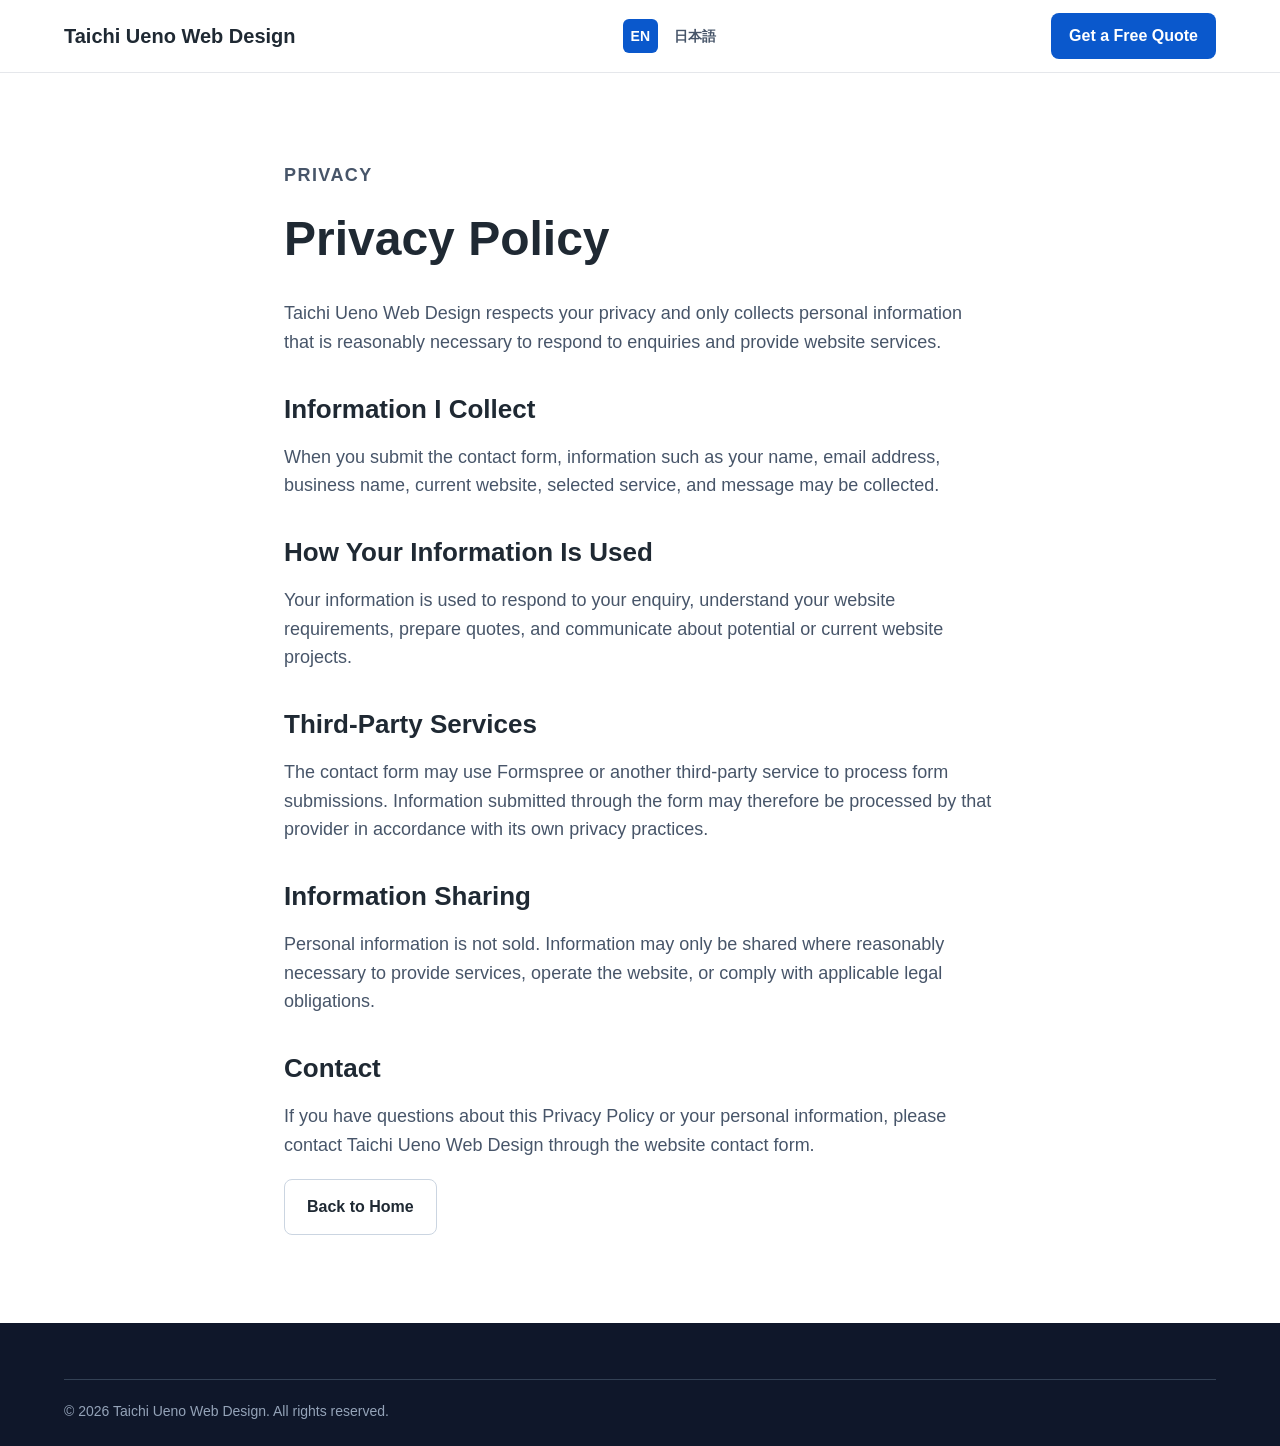
<file: privacy.html>
<!DOCTYPE html>
<html lang="en">
  <head>
    <meta charset="UTF-8">
    <meta name="viewport" content="width=device-width, initial-scale=1.0">

    <meta
      name="description"
      content="Privacy Policy for Taichi Ueno Web Design."
    >

    <title>Privacy Policy | Taichi Ueno Web Design</title>

    <link rel="stylesheet" href="style.css">
  </head>

  <body>
    <header class="site-header">
  <div class="container nav-container">
    <a class="site-logo" href="index.html">
      Taichi Ueno Web Design
    </a>

    <div class="language-switcher" aria-label="Language selection">
      <span class="language-current">EN</span>
      <a href="ja/privacy.html" lang="ja">日本語</a>
    </div>

    <a class="nav-cta" href="index.html#contact">
      Get a Free Quote
    </a>
  </div>
</header>

    <main class="legal-page">
      <div class="container legal-content">
        <p class="section-label">Privacy</p>

        <h1>Privacy Policy</h1>

        <p>
          Taichi Ueno Web Design respects your privacy and only collects
          personal information that is reasonably necessary to respond to
          enquiries and provide website services.
        </p>

        <h2>Information I Collect</h2>

        <p>
          When you submit the contact form, information such as your name,
          email address, business name, current website, selected service,
          and message may be collected.
        </p>

        <h2>How Your Information Is Used</h2>

        <p>
          Your information is used to respond to your enquiry, understand
          your website requirements, prepare quotes, and communicate about
          potential or current website projects.
        </p>

        <h2>Third-Party Services</h2>

        <p>
          The contact form may use Formspree or another third-party service
          to process form submissions. Information submitted through the form
          may therefore be processed by that provider in accordance with its
          own privacy practices.
        </p>

        <h2>Information Sharing</h2>

        <p>
          Personal information is not sold. Information may only be shared
          where reasonably necessary to provide services, operate the website,
          or comply with applicable legal obligations.
        </p>

        <h2>Contact</h2>

        <p>
          If you have questions about this Privacy Policy or your personal
          information, please contact Taichi Ueno Web Design through the
          website contact form.
        </p>

        <a class="cta-button secondary-cta" href="index.html">
          Back to Home
        </a>
      </div>
    </main>

    <footer class="site-footer">
      <div class="container">
        <p class="footer-copyright">
          © 2026 Taichi Ueno Web Design. All rights reserved.
        </p>
      </div>
    </footer>
  </body>
</html>
</file>
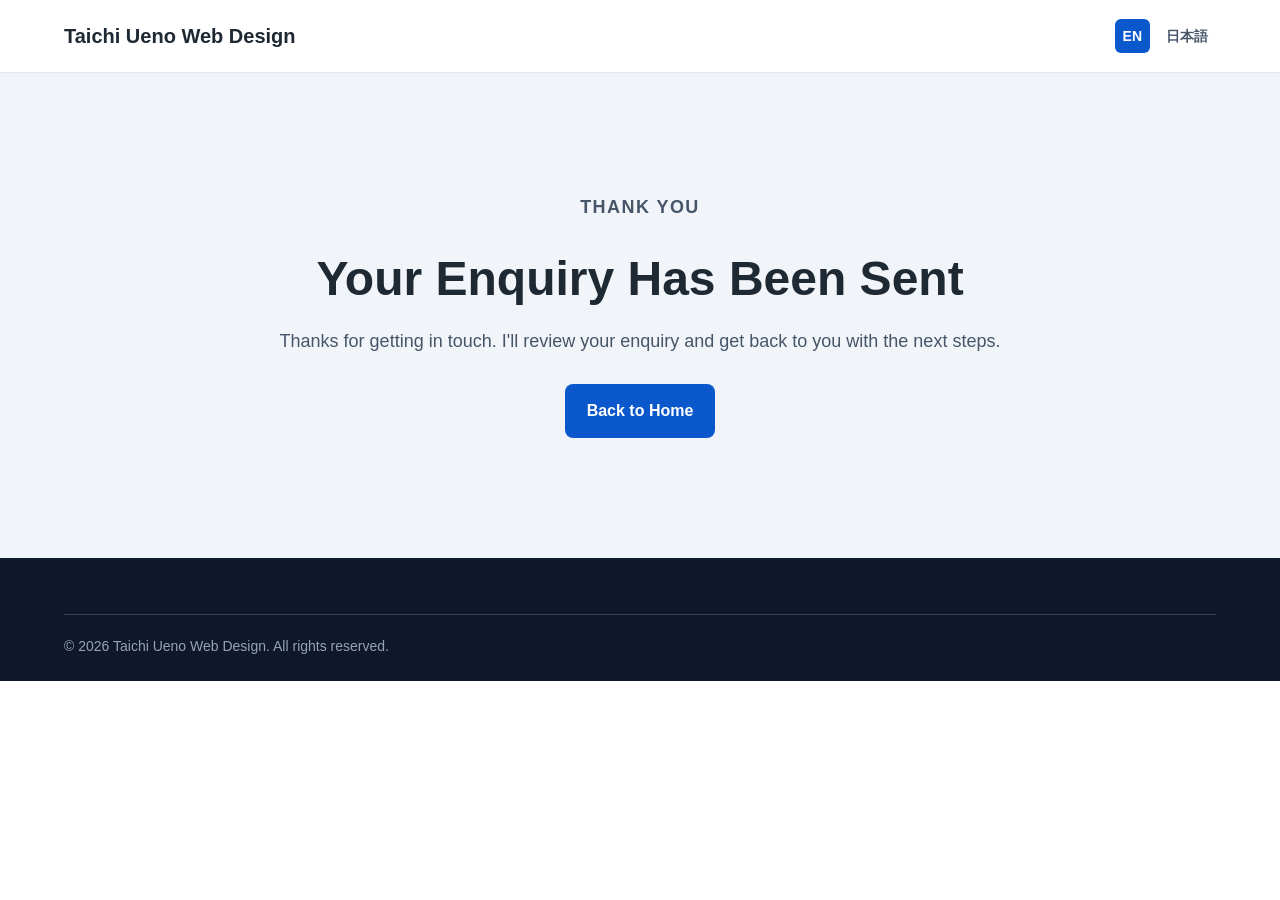
<file: thanks.html>
<!DOCTYPE html>
<html lang="en">
  <head>
    <meta charset="UTF-8">
    <meta name="viewport" content="width=device-width, initial-scale=1.0">

    <meta
      name="description"
      content="Thank you for contacting Taichi Ueno Web Design."
    >

    <meta name="robots" content="noindex, follow">

    <title>Thank You | Taichi Ueno Web Design</title>

    <link rel="stylesheet" href="style.css">
  </head>

  <body>
    <header class="site-header">
      <div class="container nav-container">
        <a class="site-logo" href="index.html">
          Taichi Ueno Web Design
        </a>

        <div class="language-switcher" aria-label="Language selection">
          <span class="language-current">EN</span>
          <a href="ja/thanks.html" lang="ja">日本語</a>
        </div>
      </div>
    </header>

    <main class="thank-you-page">
      <div class="container thank-you-content">
        <p class="section-label">THANK YOU</p>

        <h1>Your Enquiry Has Been Sent</h1>

        <p>
          Thanks for getting in touch. I'll review your enquiry and get back
          to you with the next steps.
        </p>

        <a class="cta-button primary-cta" href="index.html">
          Back to Home
        </a>
      </div>
    </main>

    <footer class="site-footer">
      <div class="container">
        <p class="footer-copyright">
          © 2026 Taichi Ueno Web Design. All rights reserved.
        </p>
      </div>
    </footer>
  </body>
</html>
</file>
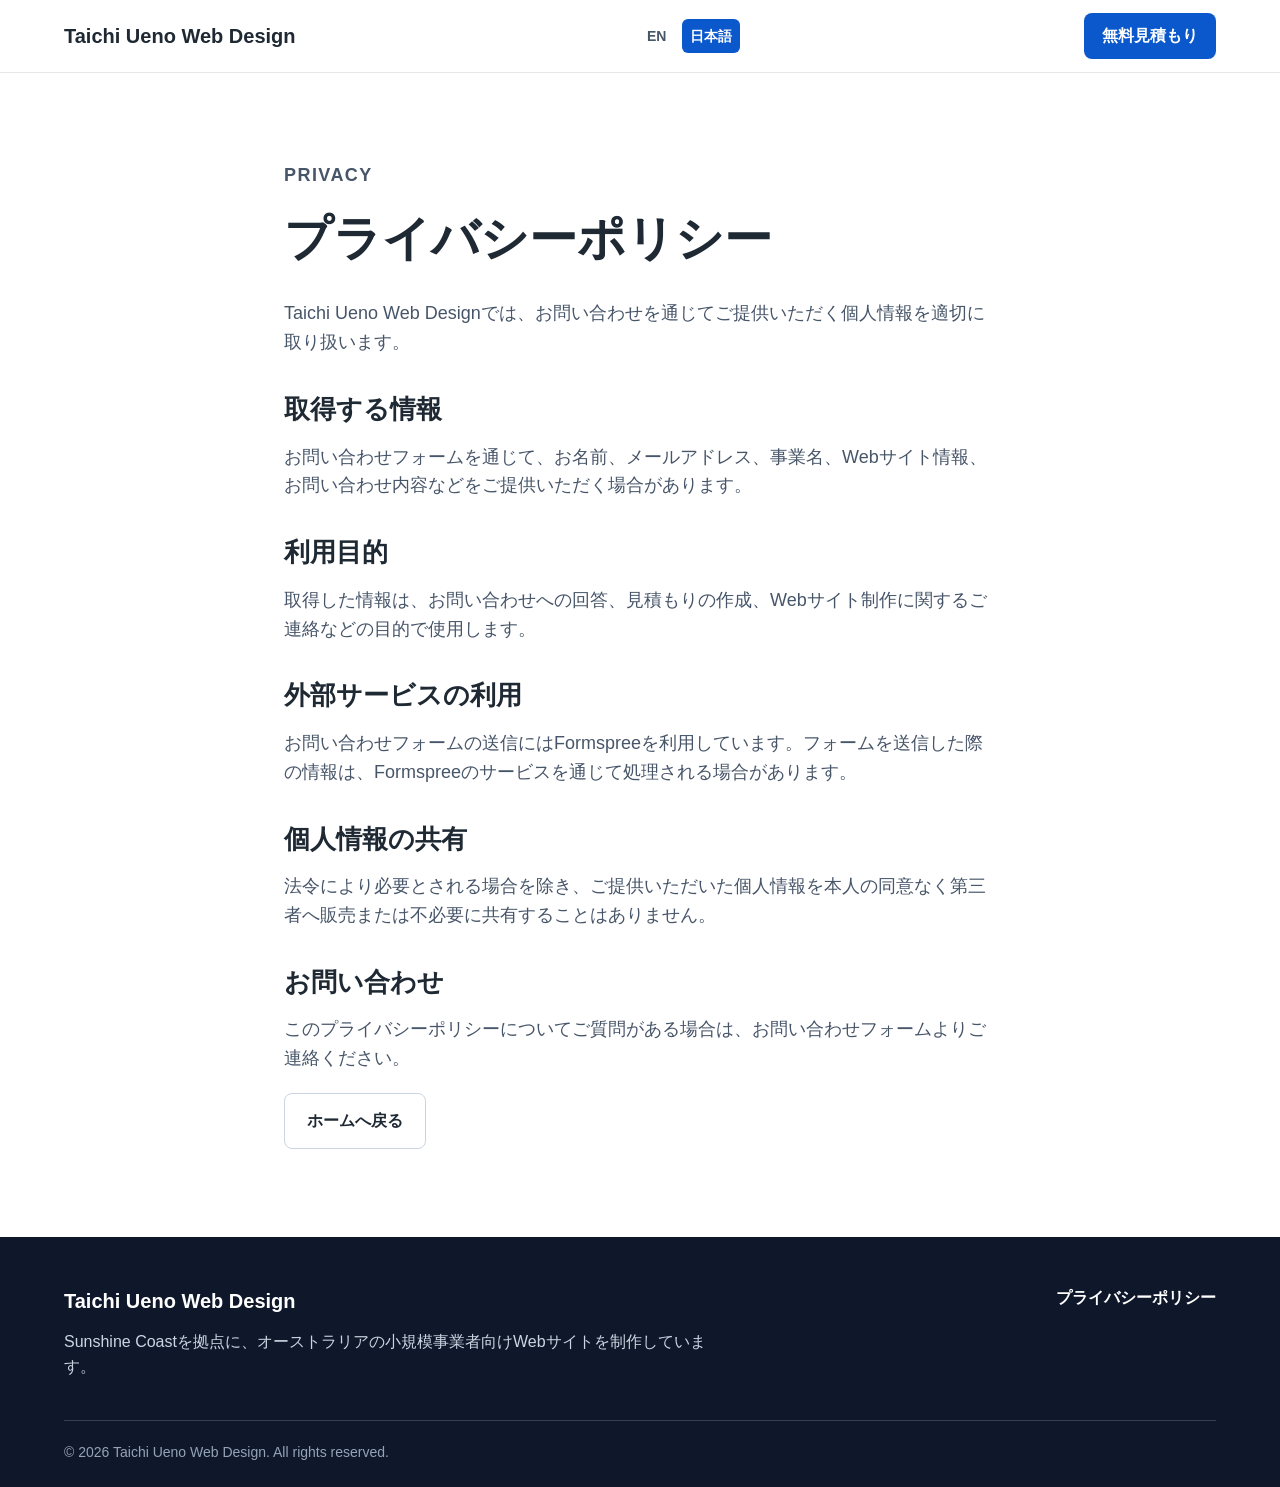
<file: ja/privacy.html>
<!DOCTYPE html>
<html lang="ja">
<head>
  <meta charset="UTF-8">
  <meta name="viewport" content="width=device-width, initial-scale=1.0">

  <title>プライバシーポリシー | Taichi Ueno Web Design</title>
  <meta
    name="description"
    content="Taichi Ueno Web Designのプライバシーポリシーです。お問い合わせ時に取得する情報とその利用目的についてご案内します。"
  >

  <link rel="stylesheet" href="../style.css">
</head>

<body>

  <header class="site-header">
    <div class="container nav-container">
      <a href="index.html" class="site-logo">Taichi Ueno Web Design</a>

      <div class="language-switcher">
        <a href="../privacy.html">EN</a>
        <span class="language-current">日本語</span>
      </div>

      <a href="index.html#contact" class="nav-cta">無料見積もり</a>
    </div>
  </header>

  <main>
    <section class="legal-page">
      <div class="container legal-content">

        <p class="section-label">PRIVACY</p>

        <h1>プライバシーポリシー</h1>

        <p>Taichi Ueno Web Designでは、お問い合わせを通じてご提供いただく個人情報を適切に取り扱います。</p>

        <h2>取得する情報</h2>

        <p>お問い合わせフォームを通じて、お名前、メールアドレス、事業名、Webサイト情報、お問い合わせ内容などをご提供いただく場合があります。</p>

        <h2>利用目的</h2>

        <p>取得した情報は、お問い合わせへの回答、見積もりの作成、Webサイト制作に関するご連絡などの目的で使用します。</p>

        <h2>外部サービスの利用</h2>

        <p>お問い合わせフォームの送信にはFormspreeを利用しています。フォームを送信した際の情報は、Formspreeのサービスを通じて処理される場合があります。</p>

        <h2>個人情報の共有</h2>

        <p>法令により必要とされる場合を除き、ご提供いただいた個人情報を本人の同意なく第三者へ販売または不必要に共有することはありません。</p>

        <h2>お問い合わせ</h2>

        <p>このプライバシーポリシーについてご質問がある場合は、お問い合わせフォームよりご連絡ください。</p>

        <a href="index.html" class="cta-button secondary-cta">
          ホームへ戻る
        </a>

      </div>
    </section>
  </main>

  <footer class="site-footer">
    <div class="container footer-container">

      <div class="footer-brand">
        <a href="index.html" class="footer-logo">Taichi Ueno Web Design</a>

        <p>Sunshine Coastを拠点に、オーストラリアの小規模事業者向けWebサイトを制作しています。</p>
      </div>

      <div class="footer-links">
        <a href="privacy.html">プライバシーポリシー</a>
      </div>

      <p class="footer-copyright">
        © 2026 Taichi Ueno Web Design. All rights reserved.
      </p>

    </div>
  </footer>

</body>
</html>
</file>
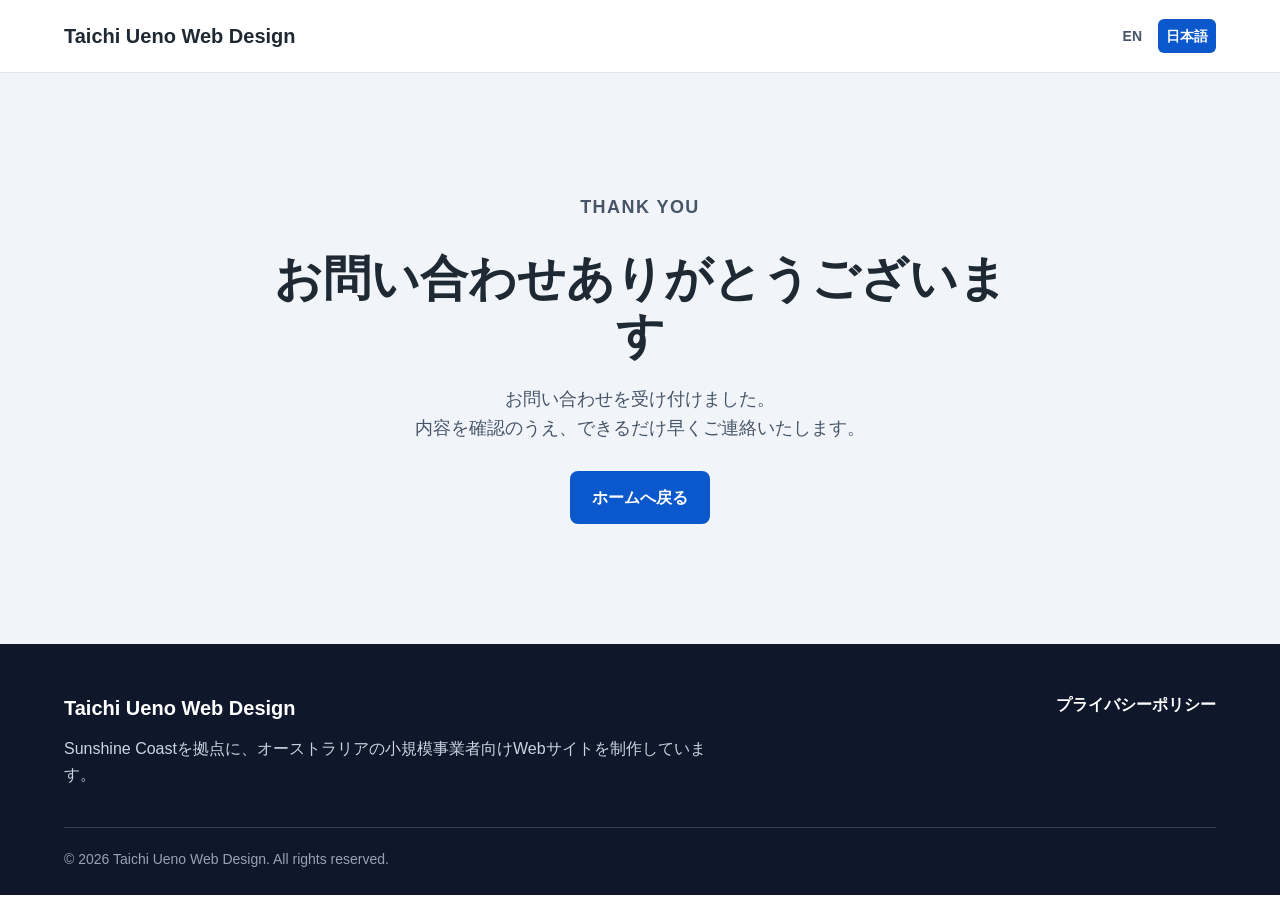
<file: ja/thanks.html>
<!DOCTYPE html>
<html lang="ja">
  <head>
    <meta charset="UTF-8">
    <meta name="viewport" content="width=device-width, initial-scale=1.0">

    <title>お問い合わせありがとうございます | Taichi Ueno Web Design</title>

    <meta name="robots" content="noindex, follow">

    <link rel="stylesheet" href="../style.css">
  </head>

  <body>
    <header class="site-header">
      <div class="container nav-container">
        <a class="site-logo" href="index.html">
          Taichi Ueno Web Design
        </a>

        <div class="language-switcher" aria-label="言語選択">
          <a href="../thanks.html" lang="en">EN</a>
          <span class="language-current">日本語</span>
        </div>
      </div>
    </header>

    <main>
      <section class="thank-you-page">
        <div class="container thank-you-content">
          <p class="section-label">THANK YOU</p>

         <h1>
           お問い合わせ<span class="mobile-break"><br></span>ありがとうございます
         </h1>

          <p>
            お問い合わせを受け付けました。<br>
            内容を確認のうえ、できるだけ早くご連絡いたします。
          </p>

          <a href="index.html" class="cta-button primary-cta">
            ホームへ戻る
          </a>
        </div>
      </section>
    </main>

    <footer class="site-footer">
      <div class="container footer-container">
        <div class="footer-brand">
          <a href="index.html" class="footer-logo">
            Taichi Ueno Web Design
          </a>

          <p>Sunshine Coastを拠点に、オーストラリアの小規模事業者向けWebサイトを制作しています。</p>
        </div>

        <div class="footer-links">
          <a href="privacy.html">プライバシーポリシー</a>
        </div>

        <p class="footer-copyright">
          © 2026 Taichi Ueno Web Design. All rights reserved.
        </p>
      </div>
    </footer>
  </body>
</html>
</file>
<file: style.css>
* {
  box-sizing: border-box;
}

html {
  scroll-behavior: smooth;
}

body {
  margin: 0;
  font-family: Arial, sans-serif;
  color: #1f2933;
  background-color: #ffffff;
  line-height: 1.6;
  overflow-x: hidden;
}

a {
  color: inherit;
}

.container {
  width: 100%;
  max-width: 1200px;
  margin: 0 auto;
  padding: 0 24px;
}


/* Header */

.site-header {
  background-color: #ffffff;
  border-bottom: 1px solid #e5e7eb;
}

.nav-container {
  display: flex;
  align-items: center;
  justify-content: space-between;
  min-height: 72px;
  gap: 24px;
}

.site-logo {
  display: flex;
  align-items: center;
  gap: 10px;
  font-size: 20px;
  font-weight: 700;
  text-decoration: none;
  white-space: nowrap;
}

.site-logo-mark {
  display: block;
  width: 40px;
  height: auto;
  flex-shrink: 0;
}

.site-logo-text {
  line-height: 1.2;
}

.site-nav {
  display: flex;
  align-items: center;
  gap: 24px;
}

.site-nav a {
  text-decoration: none;
  font-size: 15px;
  font-weight: 600;
}

.site-nav a:hover {
  text-decoration: underline;
}

.language-switcher {
  display: flex;
  align-items: center;
  gap: 8px;
  font-size: 14px;
  font-weight: 700;
}

.language-switcher a,
.language-current {
  padding: 6px 8px;
  border-radius: 6px;
}

.language-switcher a {
  text-decoration: none;
  color: #475569;
}

.language-switcher a:hover {
  background-color: #f1f5f9;
}

.language-current {
  background-color: #0a58cc;
  color: #ffffff;
}

.nav-cta {
  display: inline-block;
  padding: 10px 18px;
  background-color: #0a58cc;
  color: #ffffff;
  border-radius: 8px;
  text-decoration: none;
  font-weight: 700;
  white-space: nowrap;
  transition: background-color 0.2s ease, transform 0.2s ease;
}

.nav-cta:hover {
  background-color: #0847a6;
  transform: translateY(-1px);
}


/* Hero */

.hero {
  padding: 96px 0;
  background-color: #f1f5f9;
}

.hero-content {
  max-width: 620px;
}

.hero-location {
  margin-bottom: 16px;
  font-size: 16px;
  font-weight: 600;
  color: #475569;
}

.hero h1 {
  margin: 0 0 24px;
  font-size: 56px;
  line-height: 1.1;
  letter-spacing: -0.02em;
}

.hero-description {
  margin-bottom: 32px;
  font-size: 20px;
  color: #475569;
}


.hero-actions {
  display: flex;
  flex-wrap: wrap;
  gap: 16px;
}

.hero-layout {
  display: grid;
  grid-template-columns: 1.05fr 0.95fr;
  align-items: center;
  gap: 56px;
}

.hero-visual {
  position: relative;
  min-height: 430px;
}

.laptop-mockup {
  overflow: hidden;
  border: 10px solid #1f2933;
  border-radius: 18px;
  background-color: #ffffff;
  box-shadow: 0 20px 40px rgba(15, 23, 42, 0.16);
}

.laptop-mockup img {
  display: block;
  width: 100%;
  height: auto;
}

.mobile-mockup {
  position: absolute;
  right: -8px;
  bottom: -18px;
  width: 28%;
  overflow: hidden;
  border: 7px solid #1f2933;
  border-radius: 24px;
  background-color: #ffffff;
  box-shadow: 0 18px 32px rgba(15, 23, 42, 0.18);
}

.mobile-mockup img {
  display: block;
  width: 100%;
  height: auto;
}


/* Buttons */

.cta-button {
  display: inline-block;
  padding: 14px 22px;
  border-radius: 8px;
  text-decoration: none;
  font-weight: 700;
  transition: transform 0.2s ease, background-color 0.2s ease;
}

.primary-cta {
  background-color: #0a58cc;
  color: #ffffff;
}

.primary-cta:hover {
  background-color: #0847a6;
  transform: translateY(-2px);
}

.secondary-cta {
  background-color: #ffffff;
  border: 1px solid #cbd5e1;
  color: #1f2933;
}

.secondary-cta:hover {
  background-color: #f1f5f9;
  transform: translateY(-2px);
}


/* Shared Section Styles */

.section-heading {
  max-width: 760px;
  margin-bottom: 40px;
}

.section-label {
  margin-bottom: 12px;
  font-size: 15px;
  font-weight: 700;
  color: #0a58cc;
  text-transform: uppercase;
  letter-spacing: 0.08em;
}

.section-heading h2 {
  margin: 0 0 16px;
  font-size: 40px;
  line-height: 1.2;
}

.section-heading>p:not(.section-label) {
  margin: 0;
  font-size: 18px;
  color: #475569;
}


/* Services */

.services {
  padding: 88px 0;
  background-color: #ffffff;
}

.services-grid {
  display: grid;
  grid-template-columns: repeat(3, 1fr);
  gap: 24px;
}

.service-card {
  padding: 32px;
  background-color: #f8fafc;
  border: 1px solid #e5e7eb;
  border-radius: 12px;
  transition: transform 0.2s ease, box-shadow 0.2s ease;
}

.service-card:hover {
  transform: translateY(-4px);
  box-shadow: 0 12px 28px rgba(15, 23, 42, 0.08);
}

.service-card h3 {
  margin: 0 0 12px;
  font-size: 22px;
}

.service-card p {
  margin: 0;
  color: #475569;
}


/* Multilingual */

.multilingual {
  padding: 72px 0;
  background-color: #0f172a;
  color: #ffffff;
}

.multilingual-content {
  max-width: 820px;
}

.multilingual .section-label {
  color: #60a5fa;
}

.multilingual h2 {
  margin: 0 0 20px;
  font-size: 40px;
  line-height: 1.2;
}

.multilingual p:not(.section-label) {
  margin: 0 0 18px;
  font-size: 18px;
  color: #cbd5e1;
}


/* Work */

.work {
  padding: 88px 0;
  background-color: #f1f5f9;
}

.work-card {
  display: grid;
  grid-template-columns: 0.8fr 1.2fr;
  gap: 48px;
  padding: 40px;
  background-color: #ffffff;
  border: 1px solid #e5e7eb;
  border-radius: 12px;
}

.work-content {
  max-width: 720px;
}

.work-tag {
  margin: 0 0 12px;
  font-size: 14px;
  font-weight: 700;
  color: #0a58cc;
  text-transform: uppercase;
  letter-spacing: 0.08em;
}

.work-card h3 {
  margin: 0 0 16px;
  font-size: 28px;
}

.work-card p {
  margin: 0 0 24px;
  color: #475569;
}

.work-preview {
  position: relative;
  min-height: 420px;
}

.work-desktop {
  display: block;
  width: 88%;
  border: 1px solid #e5e7eb;
  border-radius: 12px;
  box-shadow: 0 18px 40px rgba(15, 23, 42, 0.12);
}

.work-mobile {
  position: absolute;
  right: 0;
  bottom: 0;
  width: 24%;
  border: 6px solid #ffffff;
  border-radius: 16px;
  box-shadow: 0 18px 40px rgba(15, 23, 42, 0.18);
}


/* Pricing */

.pricing {
  padding: 88px 0;
  background-color: #ffffff;
}

.pricing-grid {
  display: grid;
  grid-template-columns: repeat(3, 1fr);
  gap: 24px;
}

.pricing-card {
  display: flex;
  flex-direction: column;
  padding: 32px;
  background-color: #f8fafc;
  border: 1px solid #e5e7eb;
  border-radius: 12px;
}

.pricing-name {
  margin: 0 0 8px;
  font-size: 16px;
  font-weight: 700;
  color: #0a58cc;
}

.pricing-card h3 {
  margin: 0 0 16px;
  font-size: 30px;
}

.pricing-description {
  margin: 0 0 24px;
  color: #475569;
}

.pricing-card ul {
  margin: 0 0 28px;
  padding-left: 20px;
}

.pricing-card li {
  margin-bottom: 10px;
}

.pricing-card .cta-button {
  margin-top: auto;
  text-align: center;
}

.pricing-note {
  margin: 24px 0 0;
  font-size: 14px;
  color: #64748b;
}


/* Process */

.process {
  padding: 88px 0;
  background-color: #f1f5f9;
}

.process-grid {
  display: grid;
  grid-template-columns: repeat(5, 1fr);
  gap: 20px;
}

.process-step {
  padding: 24px;
  background-color: #ffffff;
  border: 1px solid #e5e7eb;
  border-radius: 12px;
}

.process-number {
  display: inline-block;
  margin-bottom: 16px;
  font-size: 14px;
  font-weight: 700;
  color: #0a58cc;
  letter-spacing: 0.08em;
}

.process-step h3 {
  margin: 0 0 12px;
  font-size: 20px;
  line-height: 1.3;
}

.process-step p {
  margin: 0;
  color: #475569;
}


/* About */

.about {
  padding: 88px 0;
  background-color: #ffffff;
}

.about-content {
  max-width: 900px;
}

.about-content h2 {
  margin: 0 0 24px;
  font-size: 40px;
  line-height: 1.2;
}

.about-content>p:not(.section-label) {
  margin: 0 0 20px;
  font-size: 18px;
  color: #475569;
}


/* Contact */

.contact {
  padding: 88px 0;
  background-color: #f1f5f9;
}

.contact-layout {
  display: grid;
  grid-template-columns: 1fr 1fr;
  gap: 48px;
  align-items: start;
}

.contact-intro {
  max-width: 600px;
}

.contact-intro h2 {
  margin: 0 0 20px;
  font-size: 40px;
  line-height: 1.2;
}

.contact-intro>p:not(.section-label) {
  margin: 0 0 20px;
  font-size: 18px;
  color: #475569;
}

.contact-note {
  padding: 16px;
  background-color: #ffffff;
  border-left: 4px solid #0a58cc;
  border-radius: 8px;
}

.contact-form {
  padding: 32px;
  background-color: #ffffff;
  border: 1px solid #e5e7eb;
  border-radius: 12px;
}

.form-group {
  margin-bottom: 20px;
}

.form-group label {
  display: block;
  margin-bottom: 8px;
  font-weight: 700;
}

.form-group label span {
  font-weight: 400;
  color: #64748b;
}

.form-group input,
.form-group select,
.form-group textarea {
  width: 100%;
  padding: 12px 14px;
  font: inherit;
  color: #1f2933;
  background-color: #ffffff;
  border: 1px solid #cbd5e1;
  border-radius: 8px;
}

.form-group textarea {
  resize: vertical;
}

.form-group input:focus,
.form-group select:focus,
.form-group textarea:focus {
  outline: 3px solid rgba(15, 111, 255, 0.18);
  border-color: #0a58cc;
}

.form-submit {
  width: 100%;
  border: 0;
  cursor: pointer;
}

.form-note {
  margin: 16px 0 0;
  font-size: 14px;
  color: #64748b;
  text-align: center;
}


/* Footer */

.site-footer {
  padding: 48px 0 24px;
  background-color: #0f172a;
  color: #ffffff;
}

.footer-container {
  display: grid;
  grid-template-columns: 1fr auto;
  gap: 32px;
  align-items: start;
}

.footer-brand {
  max-width: 560px;
}

.footer-logo {
  display: inline-block;
  margin-bottom: 12px;
  font-size: 20px;
  font-weight: 700;
  text-decoration: none;
}

.footer-brand p {
  margin: 0;
  color: #cbd5e1;
}

.footer-links {
  display: flex;
  flex-wrap: wrap;
  justify-content: flex-end;
  gap: 16px 20px;
}

.footer-links a {
  color: #ffffff;
  text-decoration: none;
  font-weight: 600;
}

.footer-links a:hover {
  text-decoration: underline;
}

.footer-copyright {
  grid-column: 1 / -1;
  margin: 8px 0 0;
  padding-top: 20px;
  border-top: 1px solid #334155;
  font-size: 14px;
  color: #94a3b8;
}


/* Privacy / Legal Page */

.legal-page {
  padding: 88px 0;
  background-color: #ffffff;
}

.legal-content {
  max-width: 760px;
}

.legal-content h1 {
  margin: 0 0 32px;
  font-size: 48px;
  line-height: 1.2;
}

.legal-content h2 {
  margin: 32px 0 12px;
  font-size: 26px;
}

.legal-content p {
  margin: 0 0 20px;
  font-size: 18px;
  color: #475569;
}


/* Thank You Page */

.thank-you-page {
  padding: 120px 0;
  background-color: #f1f5f9;
}

.thank-you-content {
  max-width: 820px;
  text-align: center;
}

.thank-you-content h1 {
  margin: 0 0 20px;
  font-size: 48px;
  line-height: 1.2;
}

.thank-you-content p {
  margin: 0 0 28px;
  font-size: 18px;
  color: #475569;
}

/* Japanese Typography and Layout */

html[lang="ja"] h1,
html[lang="ja"] h2,
html[lang="ja"] h3,
html[lang="ja"] p,
html[lang="ja"] li {
  line-break: strict;
  word-break: normal;
  overflow-wrap: normal;
}

html[lang="ja"] .hero-content {
  max-width: 1000px;
}

html[lang="ja"] .hero h1 {
  font-size: 48px;
}

html[lang="ja"] .hero-description {
  max-width: 640px;
  font-size: 18px;
  line-height: 1.8;
}

.hero-break {
  display: block;
}

html[lang="ja"] .section-heading {
  max-width: 920px;
}

html[lang="ja"] .multilingual-content {
  max-width: 920px;
}

html[lang="ja"] .about-content {
  max-width: 900px;
}

html[lang="ja"] .contact-layout {
  grid-template-columns: 1fr 1fr;
}

html[lang="ja"] .contact-intro {
  max-width: 600px;
}

html[lang="ja"] .footer-brand {
  max-width: 650px;
}

html[lang="ja"] .hero h1 {
  width: 100%;
}


/* Japanese Process Layout */

html[lang="ja"] .process-grid {
  grid-template-columns: repeat(6, 1fr);
}

html[lang="ja"] .process-step {
  grid-column: span 2;
}

html[lang="ja"] .process-step:nth-child(4) {
  grid-column: 2 / span 2;
}

html[lang="ja"] .process-step:nth-child(5) {
  grid-column: 4 / span 2;
}


/* Line-Break Exception */

.nowrap {
  white-space: nowrap;
}

.mobile-break {
  display: none;
}

.desktop-hero-title {
  display: block;
  width: 100%;
}

.desktop-hero-title br {
  display: block;
}

.mobile-hero-title {
  display: none;
}

.desktop-work-title {
  display: inline;
}

.mobile-work-title {
  display: none;
}

.desktop-about-title {
  display: inline;
}

.mobile-about-title {
  display: none;
}

.desktop-contact-title {
  display: inline;
}

.mobile-contact-title {
  display: none;
}

.desktop-services-title {
  display: inline;
}

.mobile-services-title {
  display: none;
}

.desktop-hero-description {
  display: block;
}

.mobile-hero-description {
  display: none;
}


/* Tablet */

@media (min-width: 769px) and (max-width: 1024px) {
  .nav-container {
    flex-direction: column;
    align-items: flex-start;
    padding-top: 20px;
    padding-bottom: 20px;
  }

  .site-nav {
    display: grid;
    grid-template-columns: repeat(3, 1fr);
    width: 100%;
    gap: 12px 24px;
  }

  .site-nav a {
    text-align: left;
  }

  .language-switcher {
    width: 100%;
  }

  .nav-cta {
    width: 100%;
    text-align: center;
  }

  .hero {
    padding: 72px 0;
  }

  .hero h1,
  html[lang="ja"] .hero h1 {
    font-size: 44px;
  }

  .services-grid {
    grid-template-columns: repeat(2, 1fr);
  }

  .work-card {
    grid-template-columns: 1fr;
  }

  .pricing-grid {
    grid-template-columns: 1fr;
  }

  .process-grid,
  html[lang="ja"] .process-grid {
    grid-template-columns: repeat(2, 1fr);
  }

  .process-step,
  html[lang="ja"] .process-step,
  html[lang="ja"] .process-step:nth-child(4),
  html[lang="ja"] .process-step:nth-child(5) {
    grid-column: auto;
  }

  .contact-layout,
  html[lang="ja"] .contact-layout {
    grid-template-columns: 1fr;
  }

  .footer-container {
    grid-template-columns: 1fr;
  }

  .footer-brand {
    max-width: 100%;
  }

  .footer-links {
    justify-content: flex-start;
  }

  .hero-layout {
    grid-template-columns: 1fr;
    gap: 40px;
  }

  .hero-content {
    max-width: 760px;
  }

  .hero-visual {
    width: min(100%, 720px);
    min-height: 0;
  }

  .mobile-mockup {
    right: 0;
    bottom: -16px;
    width: 24%;
  }

  html[lang="ja"] .hero-description {
    max-width: 100%;
  }



  html[lang="ja"] .hero-description {
    max-width: 100%;
  }

}

/* Mobile */

@media (max-width: 768px) {
  .nav-container {
    flex-direction: column;
    align-items: flex-start;
    padding-top: 16px;
    padding-bottom: 16px;
  }

  .site-nav {
    display: grid;
    grid-template-columns: repeat(2, 1fr);
    width: 100%;
    gap: 12px 20px;
  }

  .site-nav a {
    text-align: left;
  }

  .language-switcher {
    width: 100%;
  }

  .nav-cta {
    width: 100%;
    text-align: center;
  }

  .hero {
    padding: 64px 0;
  }

  .hero h1,
  html[lang="ja"] .hero h1 {
    font-size: 28px;
  }

  .hero-description {
    font-size: 18px;
  }

  .hero-actions {
    flex-direction: column;
  }

  .cta-button {
    width: 100%;
    text-align: center;
  }

  .services {
    padding: 64px 0;
  }

  .section-heading h2 {
    font-size: 28px;
  }

  .section-heading>p:not(.section-label) {
    font-size: 17px;
  }

  .services-grid {
    grid-template-columns: 1fr;
  }

  .service-card {
    padding: 24px;
  }

  .multilingual {
    padding: 56px 0;
  }

  .multilingual h2 {
    font-size: 32px;
  }

  .multilingual p:not(.section-label) {
    font-size: 17px;
  }

  .work {
    padding: 64px 0;
  }

  .work-card {
    grid-template-columns: 1fr;
    padding: 24px;
  }

  .work-card h3 {
    font-size: 20px;
  }

  .work-preview {
    min-height: 300px;
  }

  .work-desktop {
    width: 90%;
  }

  .work-mobile {
    width: 30%;
  }

  .pricing {
    padding: 64px 0;
  }

  .pricing-grid {
    grid-template-columns: 1fr;
  }

  .pricing-card {
    padding: 24px;
  }

  .process {
    padding: 64px 0;
  }

  .process-grid,
  html[lang="ja"] .process-grid {
    grid-template-columns: 1fr;
  }

  .process-step,
  html[lang="ja"] .process-step {
    grid-column: auto;
    padding: 24px;
  }

  html[lang="ja"] .process-step:nth-child(4),
  html[lang="ja"] .process-step:nth-child(5) {
    grid-column: auto;
  }

  .about {
    padding: 64px 0;
  }

  .about-content h2 {
    font-size: 32px;
  }

  .about-content>p:not(.section-label) {
    font-size: 17px;
  }

  .contact {
    padding: 64px 0;
  }

  .contact-layout,
  html[lang="ja"] .contact-layout {
    grid-template-columns: 1fr;
    gap: 32px;
  }

  .contact-intro h2 {
    font-size: 32px;
  }

  .contact-intro>p:not(.section-label) {
    font-size: 17px;
  }

  .contact-form {
    padding: 24px;
  }

  .site-footer {
    padding: 40px 0 24px;
  }

  .footer-container {
    grid-template-columns: 1fr;
  }

  .footer-links {
    justify-content: flex-start;
  }

  .legal-page {
    padding: 64px 0;
  }

  .legal-content h1 {
    font-size: 28px;
  }

  .legal-content h2 {
    font-size: 24px;
  }

  .legal-content p {
    font-size: 17px;
  }

  .thank-you-page {
    padding: 80px 0;
  }

  .thank-you-content h1 {
    font-size: 36px;
  }

  .thank-you-content p {
    font-size: 17px;
  }

  .nowrap {
    white-space: normal;
  }

  .mobile-break {
    display: inline;
  }

  .desktop-hero-title {
    display: none;
  }

  .mobile-hero-title {
    display: inline;
  }

  .desktop-work-title {
    display: none;
  }

  .mobile-work-title {
    display: inline;
  }

  .desktop-about-title {
    display: none;
  }

  .mobile-about-title {
    display: inline;
  }

  .desktop-contact-title {
    display: none;
  }

  .mobile-contact-title {
    display: inline;
  }

  .service-card h3 {
    font-size: 20px;
  }

  .desktop-services-title {
    display: none;
  }

  .mobile-services-title {
    display: inline;
  }

  .hero-layout {
    grid-template-columns: 1fr;
    gap: 36px;
  }

  .hero-content {
    max-width: 100%;
  }

  .hero-visual {
    width: 100%;
    min-height: 0;
  }

  .laptop-mockup {
    border-width: 7px;
    border-radius: 14px;
  }

  .mobile-mockup {
    right: 4px;
    bottom: -12px;
    width: 27%;
    border-width: 5px;
    border-radius: 18px;
  }


  .desktop-hero-description {
    display: none;
  }

  .mobile-hero-description {
    display: block;
  }


  .desktop-hero-description {
    display: none;
  }

  .mobile-hero-description {
    display: block;
  }
}
</file>
